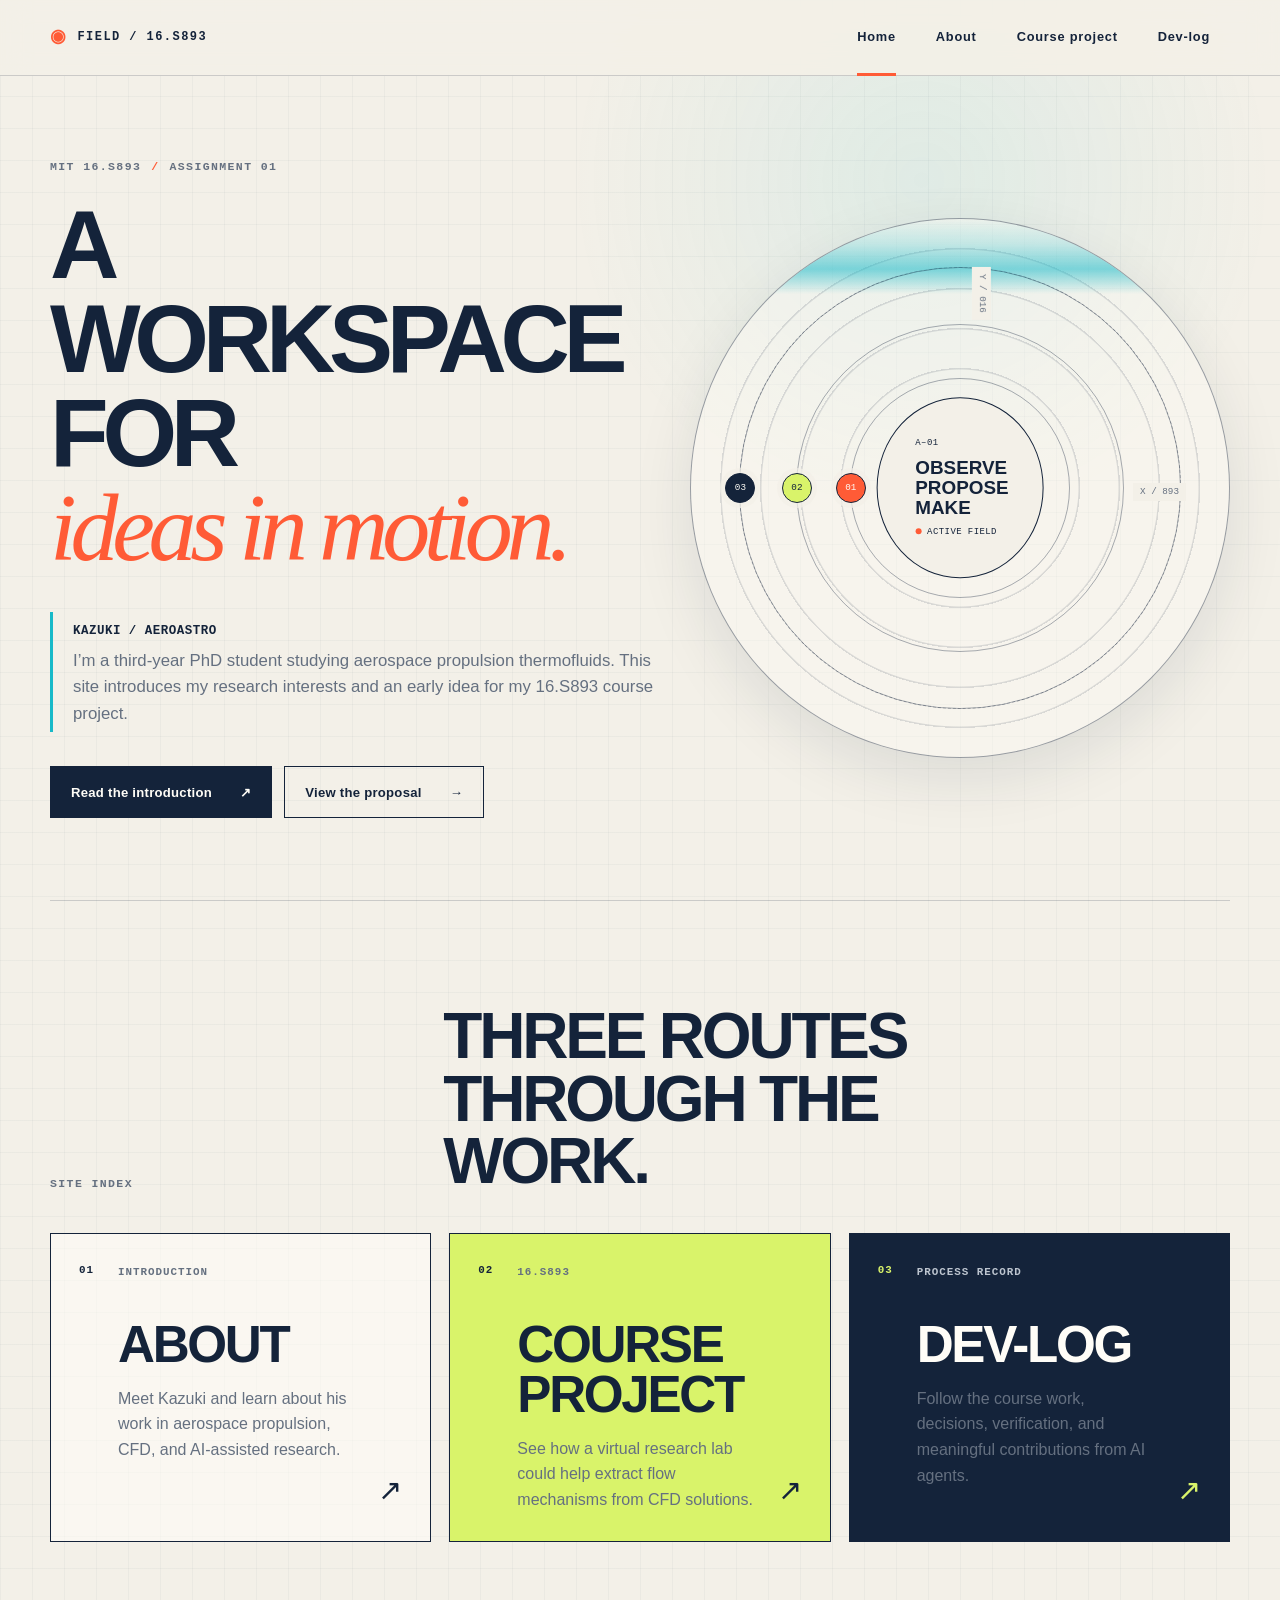
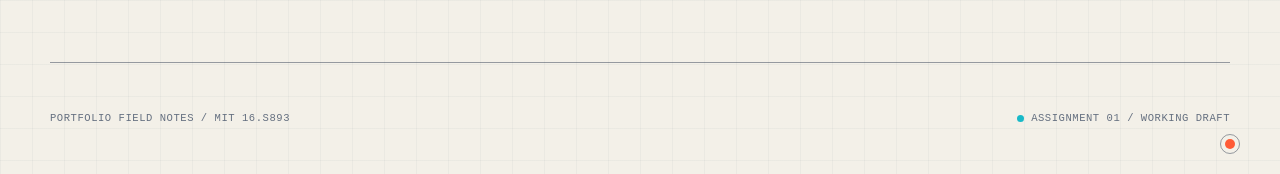
<file: index.html>
<!doctype html>
<html lang="en">
<head>
  <meta charset="utf-8">
  <meta name="viewport" content="width=device-width, initial-scale=1">
  <meta name="description" content="A portfolio-style workspace for MIT 16.S893 Assignment 1.">
  <title>Field Notes — 16.S893</title>
  <link rel="stylesheet" href="assets/css/styles.css">
  <script src="assets/js/site.js" defer></script>
</head>
<body>
  <a class="skip-link" href="#main-content">Skip to content</a>

  <header class="site-header">
    <a class="site-mark" href="index.html" aria-label="Field Notes home">
      <span class="site-mark__symbol" aria-hidden="true">◉</span>
      <span>FIELD / 16.S893</span>
    </a>
    <nav class="site-nav" aria-label="Primary navigation">
      <a href="index.html" aria-current="page">Home</a>
      <a href="about.html">About</a>
      <a href="project.html">Course project</a>
      <a href="dev-log.html">Dev-log</a>
    </nav>
  </header>

  <main id="main-content">
    <section class="hero page-shell" aria-labelledby="home-title">
      <div class="hero__copy">
        <p class="eyebrow"><span>MIT 16.S893</span><span>Assignment 01</span></p>
        <h1 id="home-title">A workspace for<br><em>ideas in motion.</em></h1>

        <!-- CONTENT START: Landing page summary -->
        <div class="intro-copy intro-copy--hero">
          <strong>KAZUKI / AEROASTRO</strong>
          <p>I’m a third-year PhD student studying aerospace propulsion thermofluids. This site introduces my research interests and an early idea for my 16.S893 course project.</p>
        </div>
        <!-- CONTENT END: Landing page summary -->

        <div class="button-row" aria-label="Explore the site">
          <a class="button button--primary" href="about.html">Read the introduction <span aria-hidden="true">↗</span></a>
          <a class="button button--quiet" href="project.html">View the proposal <span aria-hidden="true">→</span></a>
        </div>
      </div>

      <div class="orbit-stage" aria-label="Animated orbital diagram representing ideas in motion">
        <div class="orbit-stage__grid" aria-hidden="true"></div>
        <div class="scan-line" aria-hidden="true"></div>
        <div class="orbit orbit--outer" aria-hidden="true"><span class="orbit__node">03</span></div>
        <div class="orbit orbit--middle" aria-hidden="true"><span class="orbit__node">02</span></div>
        <div class="orbit orbit--inner" aria-hidden="true"><span class="orbit__node">01</span></div>
        <div class="orbit-core">
          <span class="orbit-core__index">A–01</span>
          <strong>OBSERVE<br>PROPOSE<br>MAKE</strong>
          <span class="orbit-core__status"><i aria-hidden="true"></i> ACTIVE FIELD</span>
        </div>
        <span class="axis-label axis-label--x" aria-hidden="true">X / 893</span>
        <span class="axis-label axis-label--y" aria-hidden="true">Y / 016</span>
      </div>
    </section>

    <section class="route-section page-shell" aria-labelledby="routes-title">
      <div class="section-heading">
        <p class="eyebrow">Site index</p>
        <h2 id="routes-title">Three routes through the work.</h2>
      </div>
      <div class="route-grid">
        <a class="route-card" href="about.html">
          <span class="route-card__number">01</span>
          <div>
            <p class="route-card__label">Introduction</p>
            <h3>About</h3>
            <p>Meet Kazuki and learn about his work in aerospace propulsion, CFD, and AI-assisted research.</p>
          </div>
          <span class="route-card__arrow" aria-hidden="true">↗</span>
        </a>
        <a class="route-card route-card--accent" href="project.html">
          <span class="route-card__number">02</span>
          <div>
            <p class="route-card__label">16.S893</p>
            <h3>Course project</h3>
            <p>See how a virtual research lab could help extract flow mechanisms from CFD solutions.</p>
          </div>
          <span class="route-card__arrow" aria-hidden="true">↗</span>
        </a>
        <a class="route-card route-card--dark" href="dev-log.html">
          <span class="route-card__number">03</span>
          <div>
            <p class="route-card__label">Process record</p>
            <h3>Dev-log</h3>
            <p>Follow the course work, decisions, verification, and meaningful contributions from AI agents.</p>
          </div>
          <span class="route-card__arrow" aria-hidden="true">↗</span>
        </a>
      </div>
    </section>
  </main>

  <footer class="site-footer page-shell">
    <p>Portfolio field notes <span aria-hidden="true">/</span> MIT 16.S893</p>
    <p class="footer-status"><span aria-hidden="true"></span> Assignment 01 / Working draft</p>
    <button class="footer-orbit" type="button" aria-label="Decorative orbit marker">
      <span aria-hidden="true"></span>
    </button>
  </footer>
  <div class="egg-announcer" aria-live="polite" aria-atomic="true"></div>
</body>
</html>
</file>
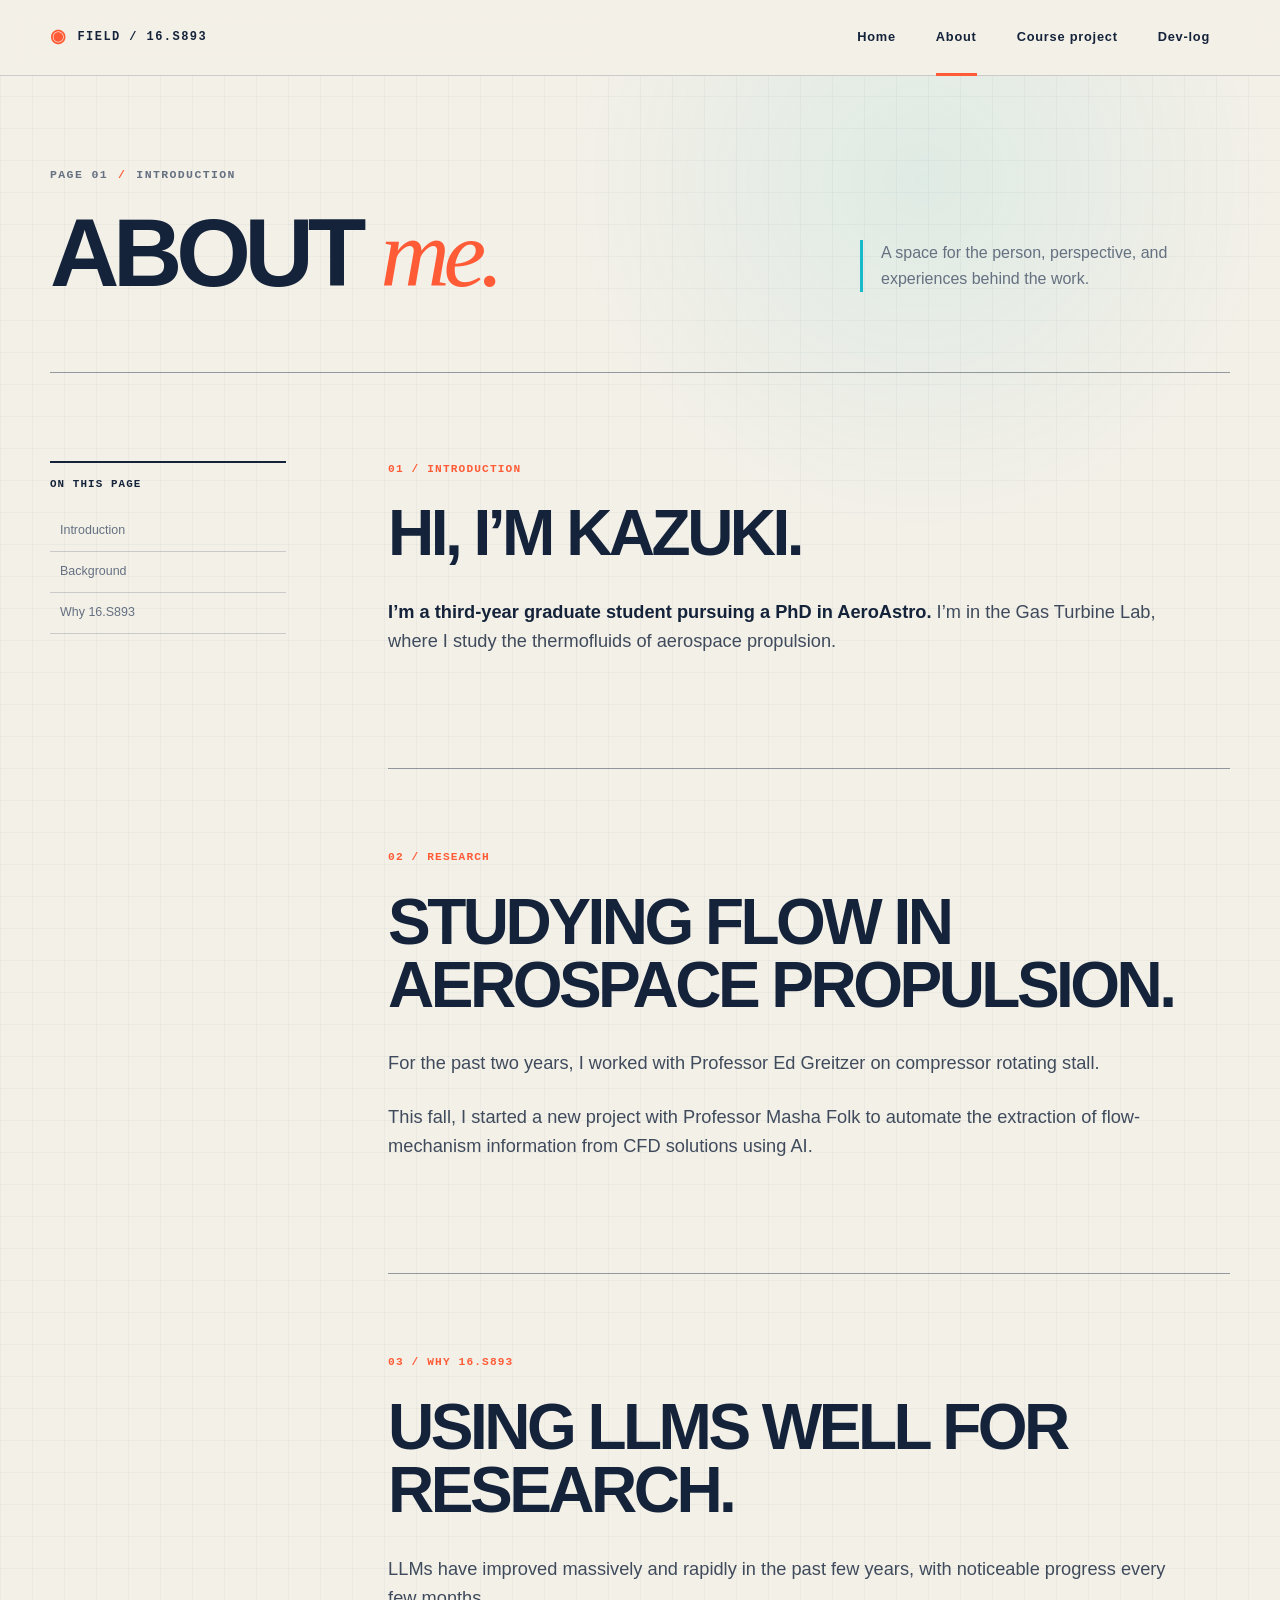
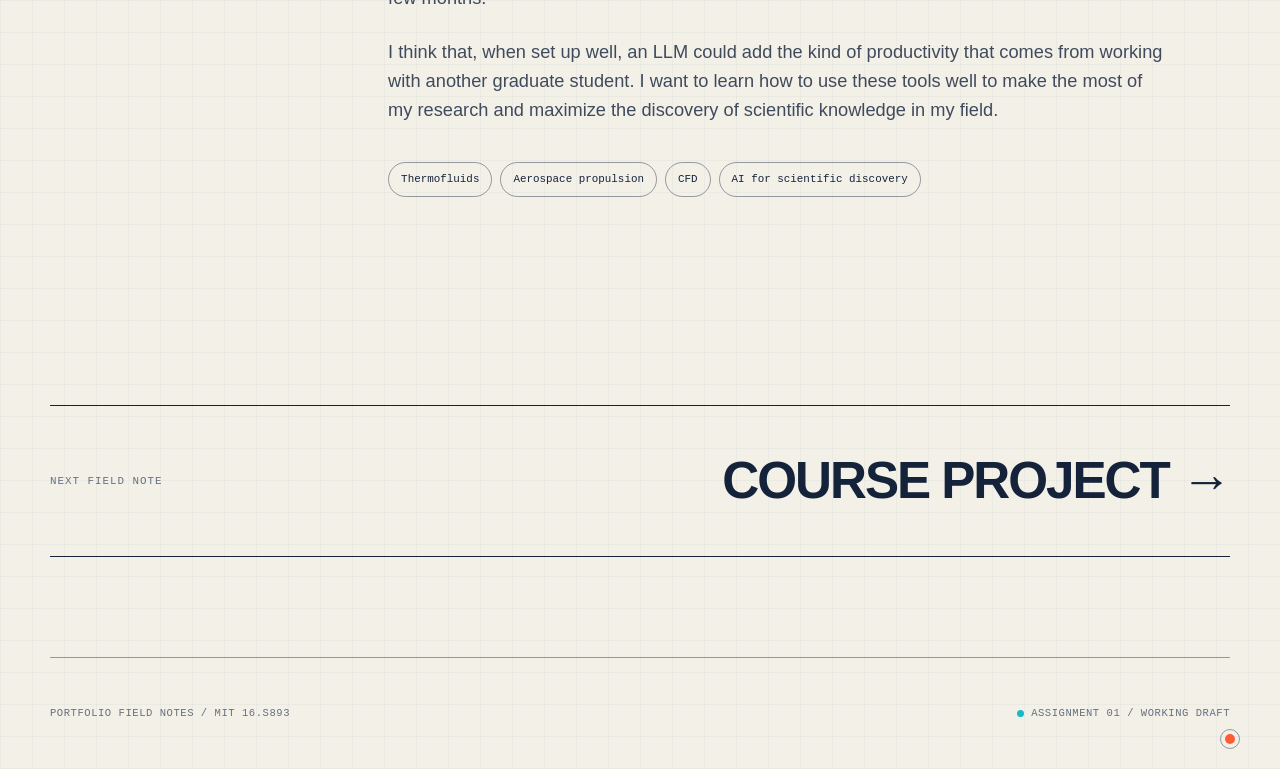
<file: about.html>
<!doctype html>
<html lang="en">
<head>
  <meta charset="utf-8">
  <meta name="viewport" content="width=device-width, initial-scale=1">
  <meta name="description" content="Personal introduction for a MIT 16.S893 portfolio site.">
  <title>About — Field Notes / 16.S893</title>
  <link rel="stylesheet" href="assets/css/styles.css">
  <script src="assets/js/site.js" defer></script>
</head>
<body>
  <a class="skip-link" href="#main-content">Skip to content</a>

  <header class="site-header">
    <a class="site-mark" href="index.html" aria-label="Field Notes home">
      <span class="site-mark__symbol" aria-hidden="true">◉</span>
      <span>FIELD / 16.S893</span>
    </a>
    <nav class="site-nav" aria-label="Primary navigation">
      <a href="index.html">Home</a>
      <a href="about.html" aria-current="page">About</a>
      <a href="project.html">Course project</a>
      <a href="dev-log.html">Dev-log</a>
    </nav>
  </header>

  <main id="main-content" class="page-shell interior-page">
    <header class="page-intro">
      <div>
        <p class="eyebrow"><span>Page 01</span><span>Introduction</span></p>
        <h1>About <em>me.</em></h1>
      </div>
      <p class="page-intro__note">A space for the person, perspective, and experiences behind the work.</p>
    </header>

    <div class="content-layout">
      <aside class="content-rail" aria-label="Page sections">
        <p>On this page</p>
        <ol>
          <li><a href="#introduction">Introduction</a></li>
          <li><a href="#background">Background</a></li>
          <li><a href="#interests">Why 16.S893</a></li>
        </ol>
      </aside>

      <article class="content-stack">
        <!-- CONTENT START: Personal introduction -->
        <section class="content-section" id="introduction">
          <p class="section-index">01 / Introduction</p>
          <h2>Hi, I’m Kazuki.</h2>
          <div class="prose">
            <p><strong>I’m a third-year graduate student pursuing a PhD in AeroAstro.</strong> I’m in the Gas Turbine Lab, where I study the thermofluids of aerospace propulsion.</p>
          </div>
        </section>
        <!-- CONTENT END: Personal introduction -->

        <!-- CONTENT START: Background and experience -->
        <section class="content-section" id="background">
          <p class="section-index">02 / Research</p>
          <h2>Studying flow in aerospace propulsion.</h2>
          <div class="prose">
            <p>For the past two years, I worked with Professor Ed Greitzer on compressor rotating stall.</p>
            <p>This fall, I started a new project with Professor Masha Folk to automate the extraction of flow-mechanism information from CFD solutions using AI.</p>
          </div>
        </section>
        <!-- CONTENT END: Background and experience -->

        <!-- CONTENT START: Interests and perspective -->
        <section class="content-section" id="interests">
          <p class="section-index">03 / Why 16.S893</p>
          <h2>Using LLMs well for research.</h2>
          <div class="prose">
            <p>LLMs have improved massively and rapidly in the past few years, with noticeable progress every few months.</p>
            <p>I think that, when set up well, an LLM could add the kind of productivity that comes from working with another graduate student. I want to learn how to use these tools well to make the most of my research and maximize the discovery of scientific knowledge in my field.</p>
          </div>
          <div class="tag-list" aria-label="Research and engineering interests">
            <span>Thermofluids</span>
            <span>Aerospace propulsion</span>
            <span>CFD</span>
            <span>AI for scientific discovery</span>
          </div>
        </section>
        <!-- CONTENT END: Interests and perspective -->
      </article>
    </div>

    <nav class="next-page" aria-label="Continue to next page">
      <span>Next field note</span>
      <a href="project.html">Course project <span aria-hidden="true">→</span></a>
    </nav>
  </main>

  <footer class="site-footer page-shell">
    <p>Portfolio field notes <span aria-hidden="true">/</span> MIT 16.S893</p>
    <p class="footer-status"><span aria-hidden="true"></span> Assignment 01 / Working draft</p>
    <button class="footer-orbit" type="button" aria-label="Decorative orbit marker">
      <span aria-hidden="true"></span>
    </button>
  </footer>
  <div class="egg-announcer" aria-live="polite" aria-atomic="true"></div>
</body>
</html>
</file>
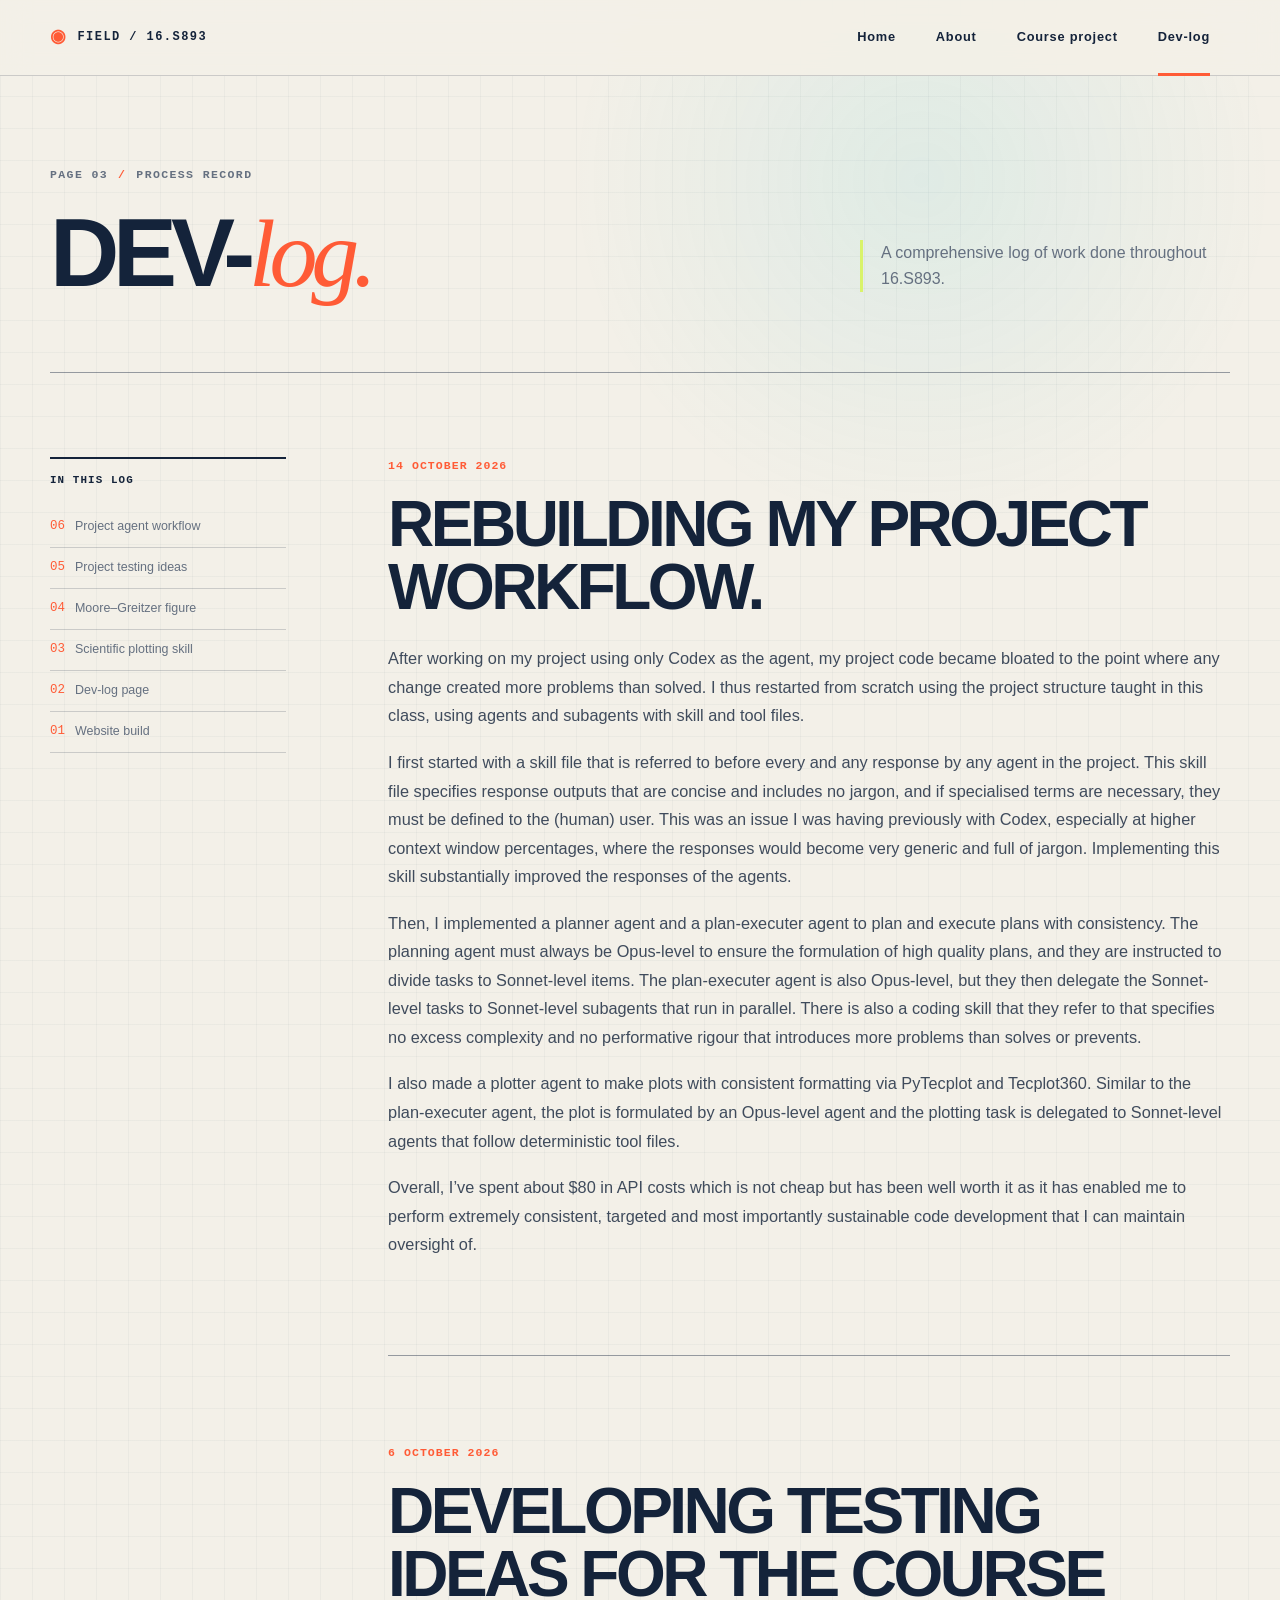
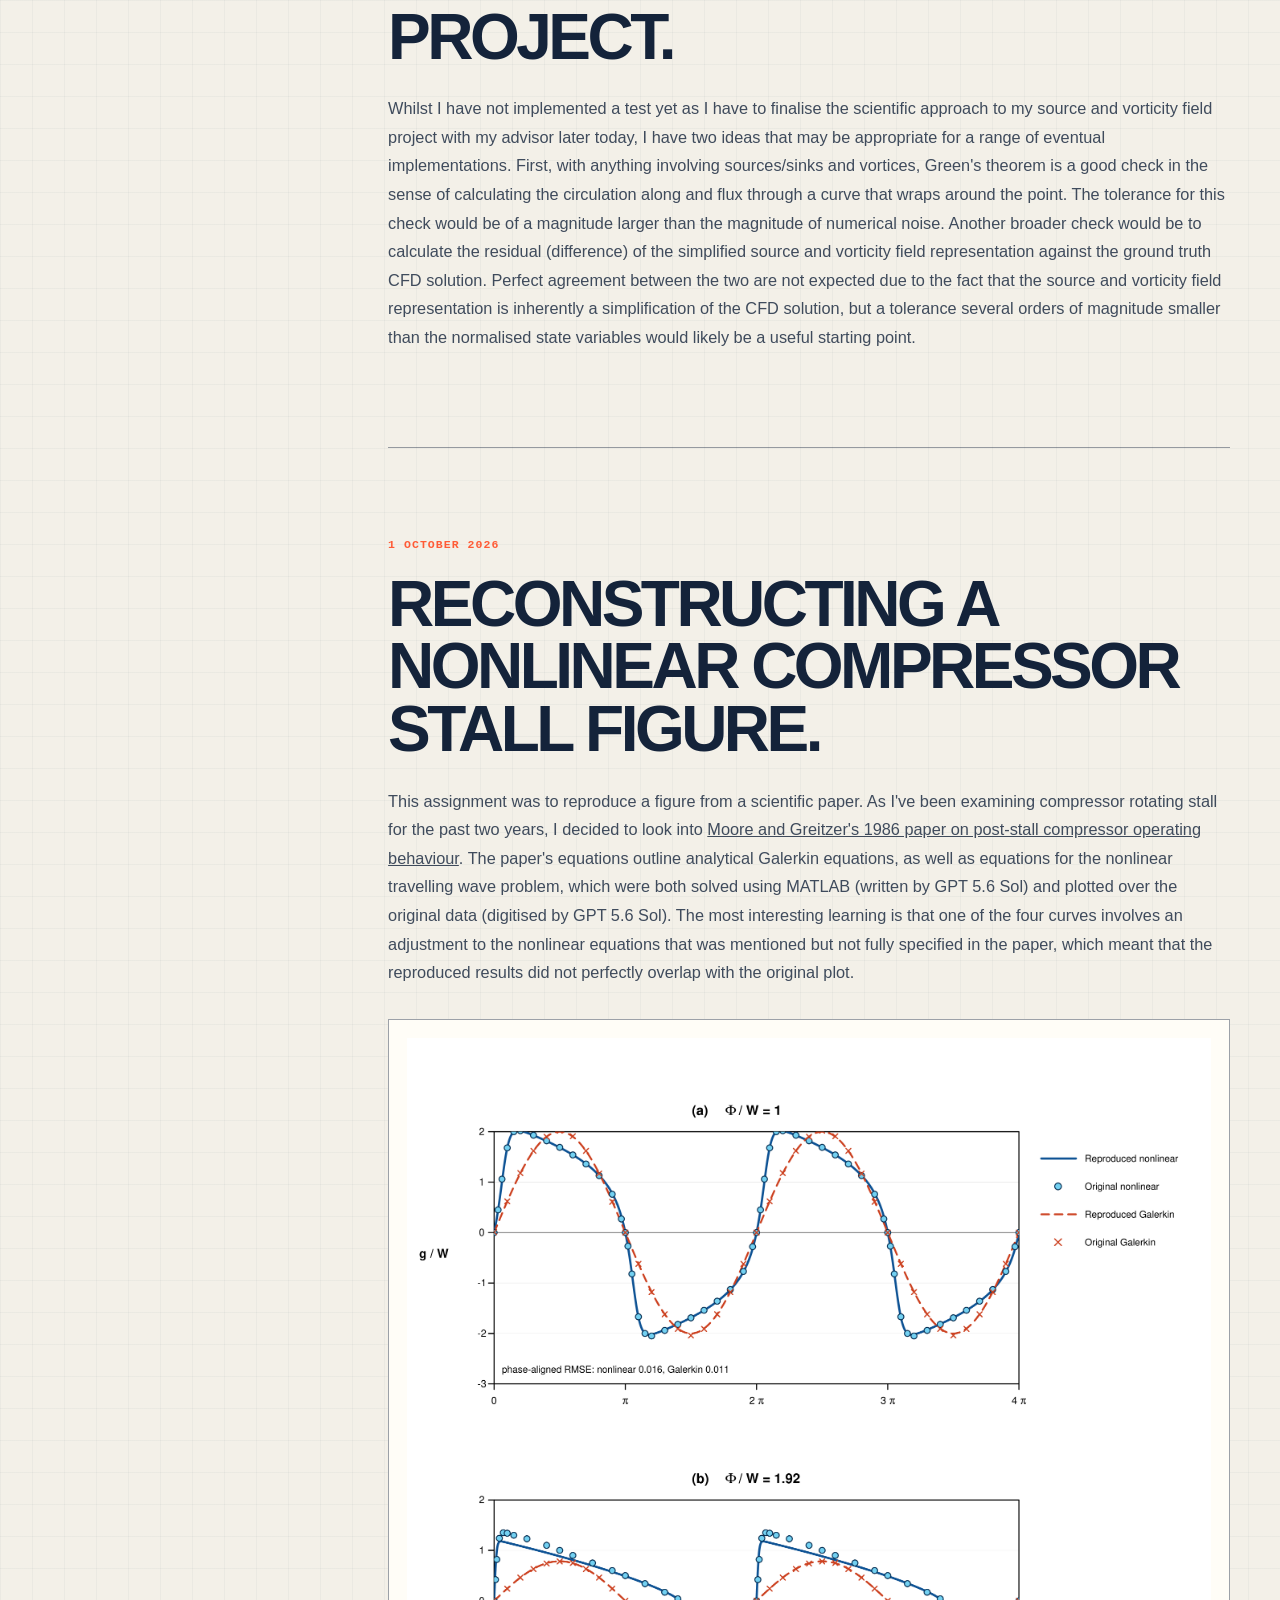
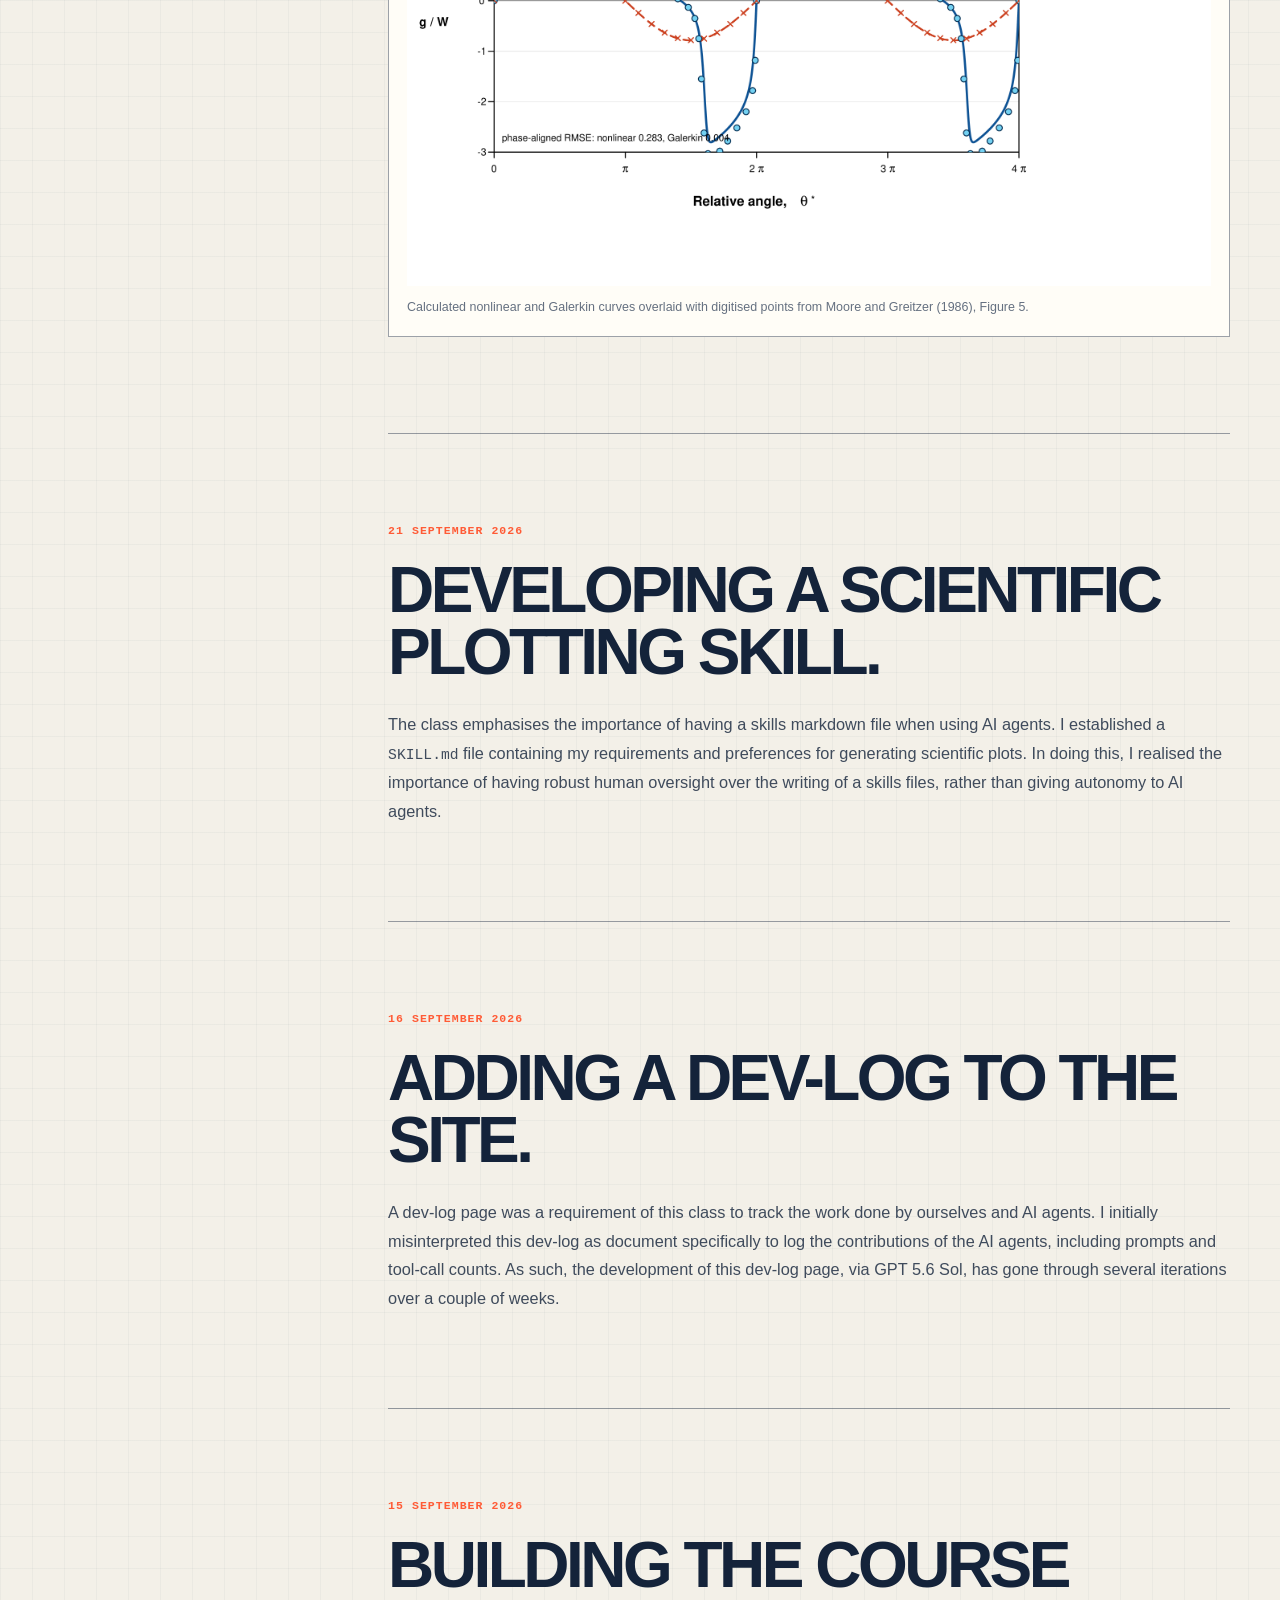
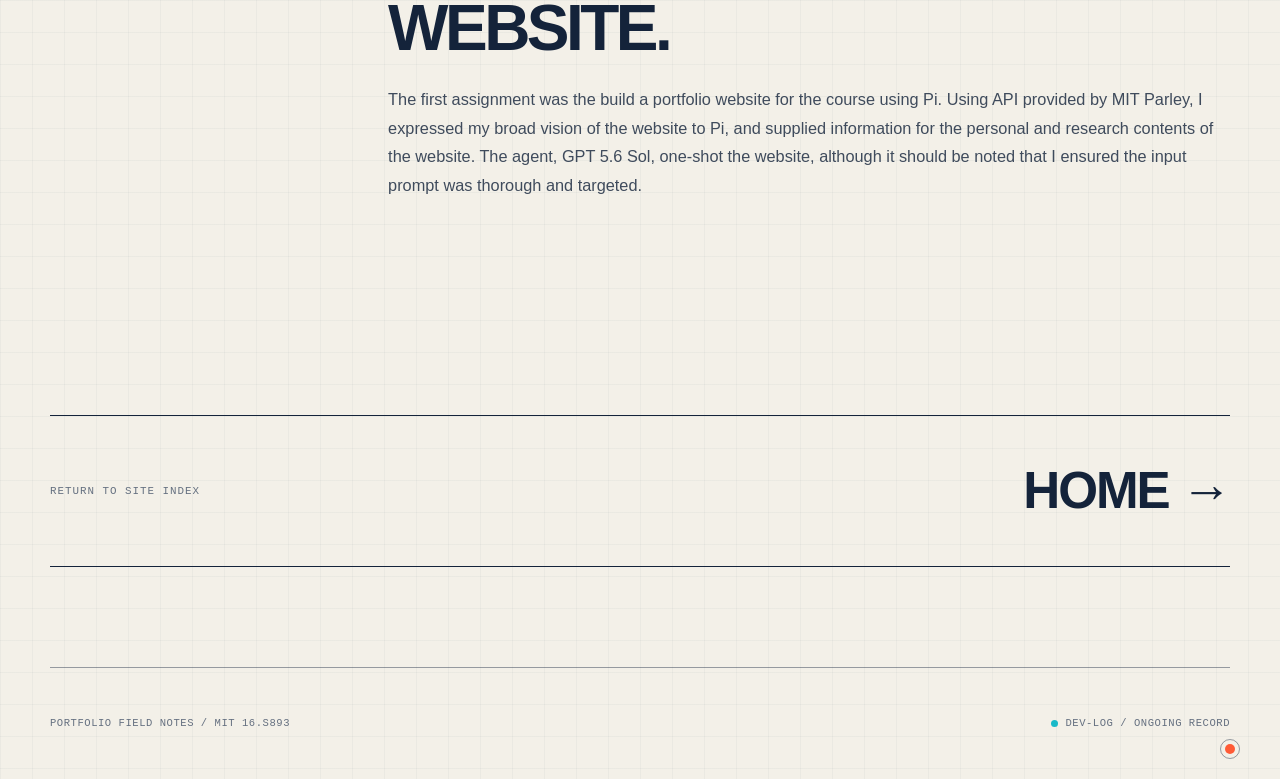
<file: dev-log.html>
<!doctype html>
<html lang="en">
<head>
  <meta charset="utf-8">
  <meta name="viewport" content="width=device-width, initial-scale=1">
  <meta name="description" content="A comprehensive log of work done throughout MIT 16.S893.">
  <title>Dev-log — Field Notes / 16.S893</title>
  <link rel="stylesheet" href="assets/css/styles.css?v=20261014">
  <script src="assets/js/site.js" defer></script>
</head>
<body>
  <a class="skip-link" href="#main-content">Skip to content</a>

  <header class="site-header">
    <a class="site-mark" href="index.html" aria-label="Field Notes home">
      <span class="site-mark__symbol" aria-hidden="true">◉</span>
      <span>FIELD / 16.S893</span>
    </a>
    <nav class="site-nav" aria-label="Primary navigation">
      <a href="index.html">Home</a>
      <a href="about.html">About</a>
      <a href="project.html">Course project</a>
      <a href="dev-log.html" aria-current="page">Dev-log</a>
    </nav>
  </header>

  <main id="main-content" class="page-shell interior-page">
    <header class="page-intro page-intro--devlog">
      <div>
        <p class="eyebrow"><span>Page 03</span><span>Process record</span></p>
        <h1>Dev-<em>log.</em></h1>
      </div>
      <p class="page-intro__note">A comprehensive log of work done throughout 16.S893.</p>
    </header>

    <div class="content-layout content-layout--log">
      <aside class="content-rail" aria-label="Dev-log sections">
        <p>In this log</p>
        <ol>
          <li><a href="#entry-006" data-entry="06">Project agent workflow</a></li>
          <li><a href="#entry-005" data-entry="05">Project testing ideas</a></li>
          <li><a href="#entry-004" data-entry="04">Moore–Greitzer figure</a></li>
          <li><a href="#entry-003" data-entry="03">Scientific plotting skill</a></li>
          <li><a href="#entry-002" data-entry="02">Dev-log page</a></li>
          <li><a href="#entry-001" data-entry="01">Website build</a></li>
        </ol>
      </aside>

      <div class="log-feed">
        <!-- CONTENT START: Dev-log entries -->
        <article class="log-entry" id="entry-006">
          <header class="log-entry__header">
            <time datetime="2026-10-14">14 October 2026</time>
            <h2>Rebuilding my project workflow.</h2>
          </header>
          <p class="log-entry__paragraph">After working on my project using only Codex as the agent, my project code became bloated to the point where any change created more problems than solved. I thus restarted from scratch using the project structure taught in this class, using agents and subagents with skill and tool files.</p>

          <p class="log-entry__paragraph">I first started with a skill file that is referred to before every and any response by any agent in the project. This skill file specifies response outputs that are concise and includes no jargon, and if specialised terms are necessary, they must be defined to the (human) user. This was an issue I was having previously with Codex, especially at higher context window percentages, where the responses would become very generic and full of jargon. Implementing this skill substantially improved the responses of the agents.</p>

          <p class="log-entry__paragraph">Then, I implemented a planner agent and a plan-executer agent to plan and execute plans with consistency. The planning agent must always be Opus-level to ensure the formulation of high quality plans, and they are instructed to divide tasks to Sonnet-level items. The plan-executer agent is also Opus-level, but they then delegate the Sonnet-level tasks to Sonnet-level subagents that run in parallel. There is also a coding skill that they refer to that specifies no excess complexity and no performative rigour that introduces more problems than solves or prevents.</p>

          <p class="log-entry__paragraph">I also made a plotter agent to make plots with consistent formatting via PyTecplot and Tecplot360. Similar to the plan-executer agent, the plot is formulated by an Opus-level agent and the plotting task is delegated to Sonnet-level agents that follow deterministic tool files.</p>

          <p class="log-entry__paragraph">Overall, I’ve spent about $80 in API costs which is not cheap but has been well worth it as it has enabled me to perform extremely consistent, targeted and most importantly sustainable code development that I can maintain oversight of.</p>
        </article>

        <article class="log-entry" id="entry-005">
          <header class="log-entry__header">
            <time datetime="2026-10-06">6 October 2026</time>
            <h2>Developing testing ideas for the course project.</h2>
          </header>
          <p class="log-entry__paragraph">Whilst I have not implemented a test yet as I have to finalise the scientific approach to my source and vorticity field project with my advisor later today, I have two ideas that may be appropriate for a range of eventual implementations. First, with anything involving sources/sinks and vortices, Green's theorem is a good check in the sense of calculating the circulation along and flux through a curve that wraps around the point. The tolerance for this check would be of a magnitude larger than the magnitude of numerical noise. Another broader check would be to calculate the residual (difference) of the simplified source and vorticity field representation against the ground truth CFD solution. Perfect agreement between the two are not expected due to the fact that the source and vorticity field representation is inherently a simplification of the CFD solution, but a tolerance several orders of magnitude smaller than the normalised state variables would likely be a useful starting point.</p>
        </article>

        <article class="log-entry" id="entry-004">
          <header class="log-entry__header">
            <time datetime="2026-10-01">1 October 2026</time>
            <h2>Reconstructing a nonlinear compressor stall figure.</h2>
          </header>
          <p class="log-entry__paragraph">This assignment was to reproduce a figure from a scientific paper. As I've been examining compressor rotating stall for the past two years, I decided to look into <a href="https://doi.org/10.1115/1.3239887">Moore and Greitzer's 1986 paper on post-stall compressor operating behaviour</a>. The paper's equations outline analytical Galerkin equations, as well as equations for the nonlinear travelling wave problem, which were both solved using MATLAB (written by GPT 5.6 Sol) and plotted over the original data (digitised by GPT 5.6 Sol). The most interesting learning is that one of the four curves involves an adjustment to the nonlinear equations that was mentioned but not fully specified in the paper, which meant that the reproduced results did not perfectly overlap with the original plot.</p>

          <figure class="log-entry__figure">
            <img class="content-image" src="assets/images/figure5-comparison.png" width="4000" height="4222" loading="lazy" alt="Two-panel comparison of calculated nonlinear and Galerkin compressor-stall curves with digitised data from Moore and Greitzer Figure 5">
            <figcaption>Calculated nonlinear and Galerkin curves overlaid with digitised points from Moore and Greitzer (1986), Figure 5.</figcaption>
          </figure>
        </article>

        <article class="log-entry" id="entry-003">
          <header class="log-entry__header">
            <time datetime="2026-09-21">21 September 2026</time>
            <h2>Developing a scientific plotting skill.</h2>
          </header>
          <p class="log-entry__paragraph">The class emphasises the importance of having a skills markdown file when using AI agents. I established a <code>SKILL.md</code> file containing my requirements and preferences for generating scientific plots. In doing this, I realised the importance of having robust human oversight over the writing of a skills files, rather than giving autonomy to AI agents.</p>
        </article>

        <article class="log-entry" id="entry-002">
          <header class="log-entry__header">
            <time datetime="2026-09-16">16 September 2026</time>
            <h2>Adding a dev-log to the site.</h2>
          </header>
          <p class="log-entry__paragraph">A dev-log page was a requirement of this class to track the work done by ourselves and AI agents. I initially misinterpreted this dev-log as document specifically to log the contributions of the AI agents, including prompts and tool-call counts. As such, the development of this dev-log page, via GPT 5.6 Sol, has gone through several iterations over a couple of weeks.</p>
        </article>

        <article class="log-entry" id="entry-001">
          <header class="log-entry__header">
            <time datetime="2026-09-15">15 September 2026</time>
            <h2>Building the course website.</h2>
          </header>
          <p class="log-entry__paragraph">The first assignment was the build a portfolio website for the course using Pi. Using API provided by MIT Parley, I expressed my broad vision of the website to Pi, and supplied information for the personal and research contents of the website. The agent, GPT 5.6 Sol, one-shot the website, although it should be noted that I ensured the input prompt was thorough and targeted.</p>
        </article>
        <!-- CONTENT END: Dev-log entries -->
      </div>
    </div>

    <nav class="next-page" aria-label="Return to home page">
      <span>Return to site index</span>
      <a href="index.html">Home <span aria-hidden="true">→</span></a>
    </nav>
  </main>

  <footer class="site-footer page-shell">
    <p>Portfolio field notes <span aria-hidden="true">/</span> MIT 16.S893</p>
    <p class="footer-status"><span aria-hidden="true"></span> Dev-log / Ongoing record</p>
    <button class="footer-orbit" type="button" aria-label="Decorative orbit marker">
      <span aria-hidden="true"></span>
    </button>
  </footer>
  <div class="egg-announcer" aria-live="polite" aria-atomic="true"></div>
</body>
</html>
</file>
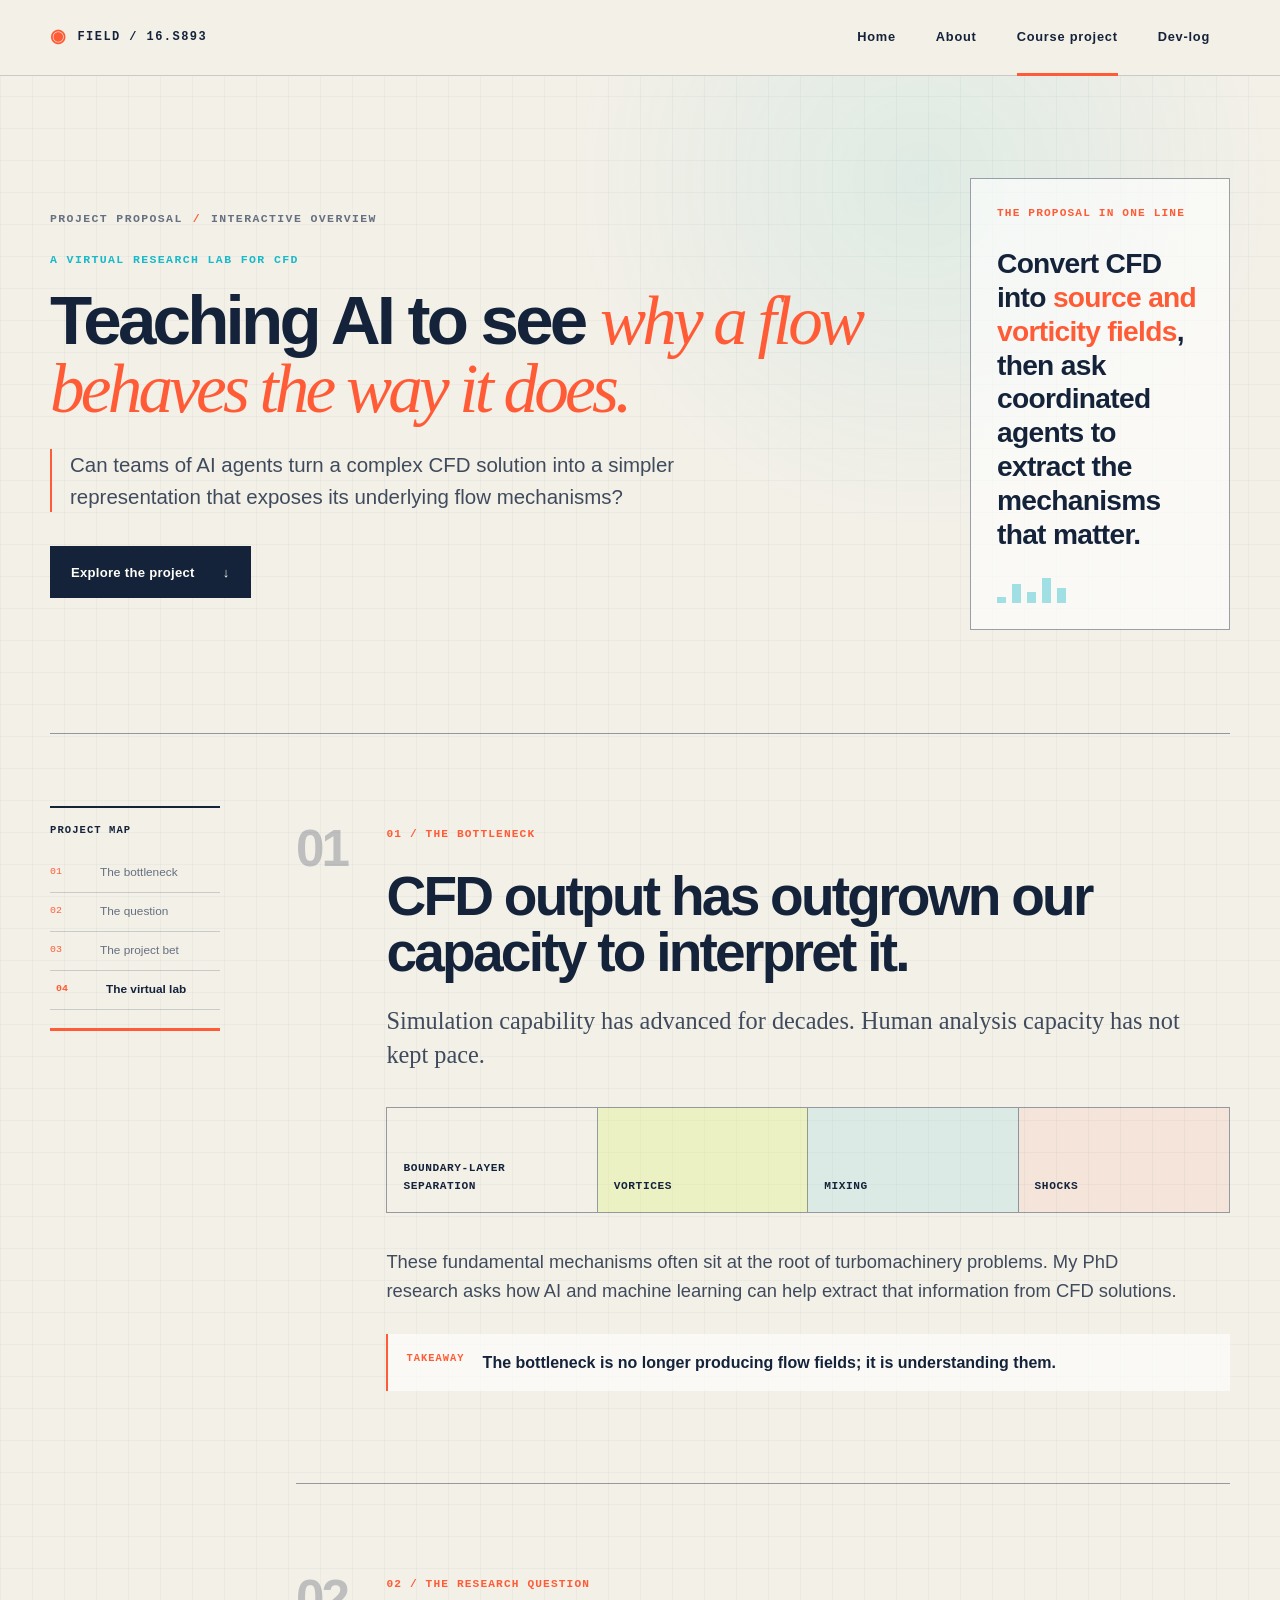
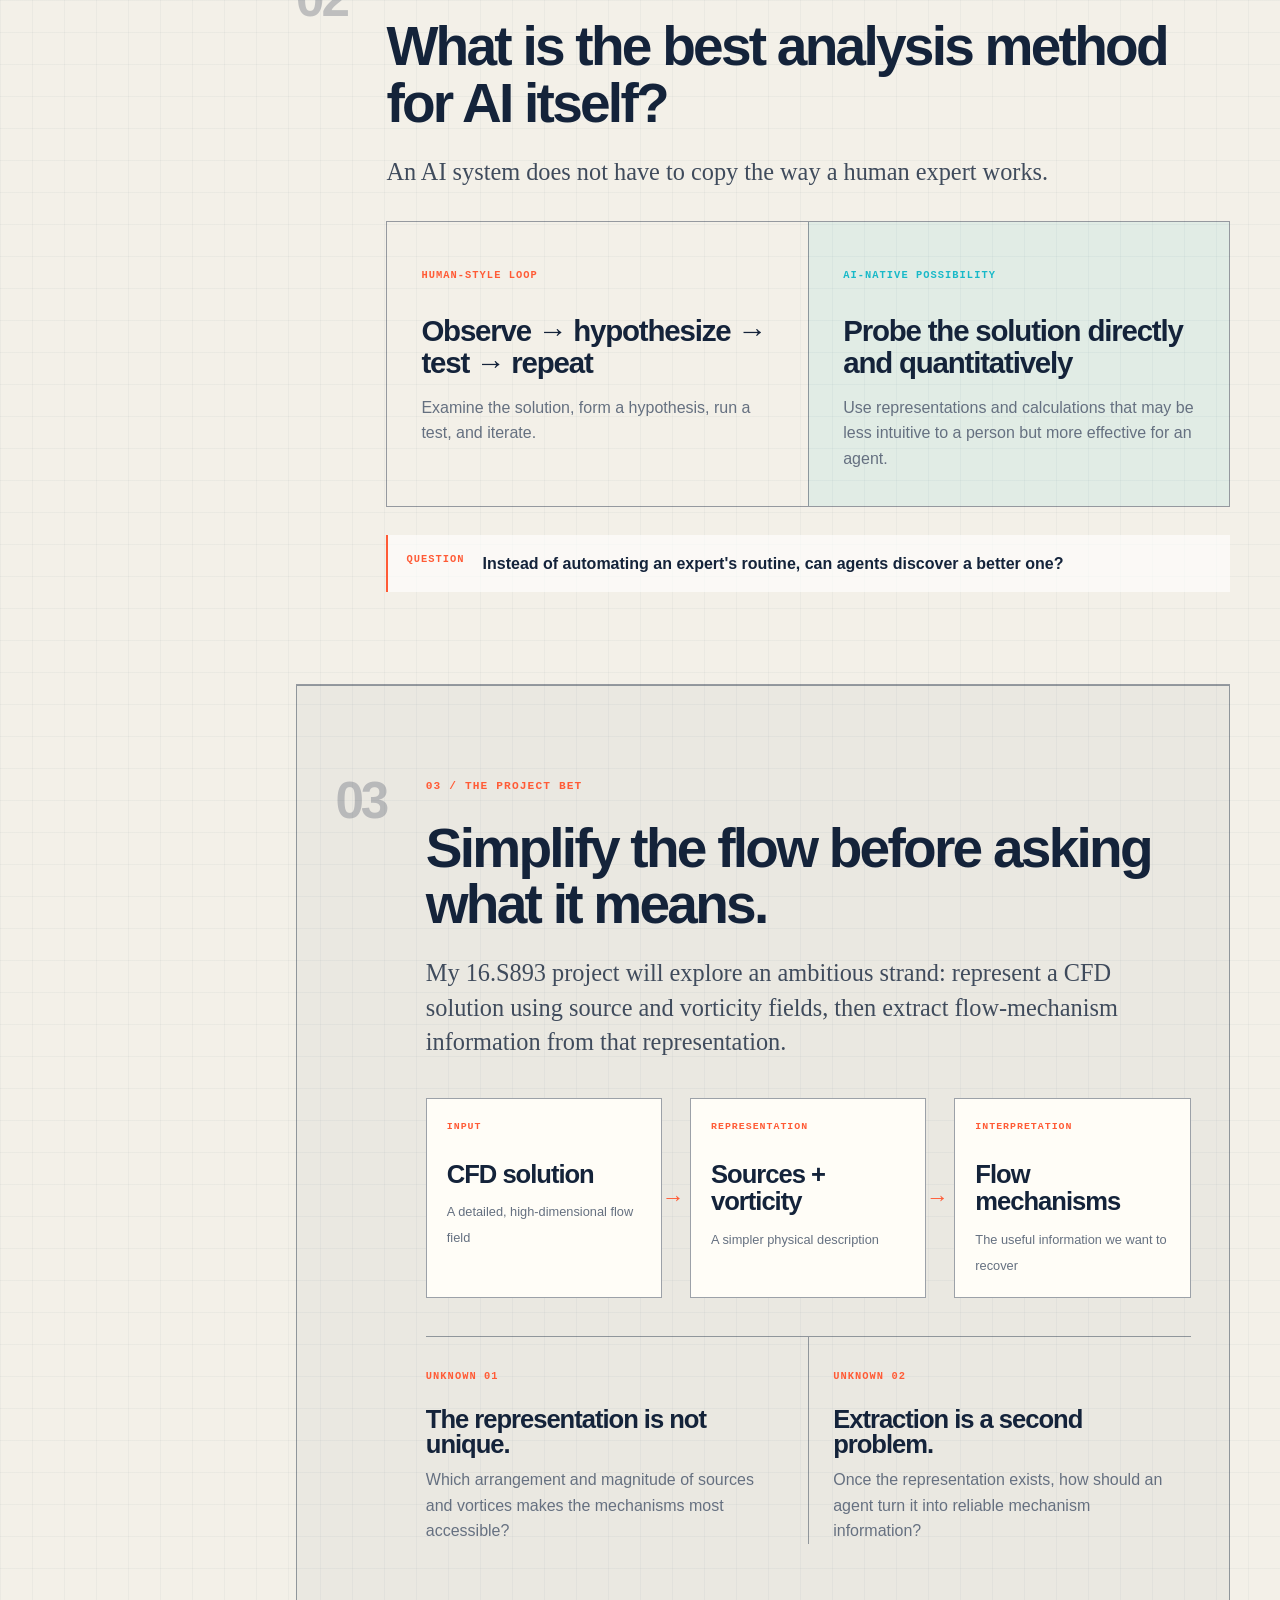
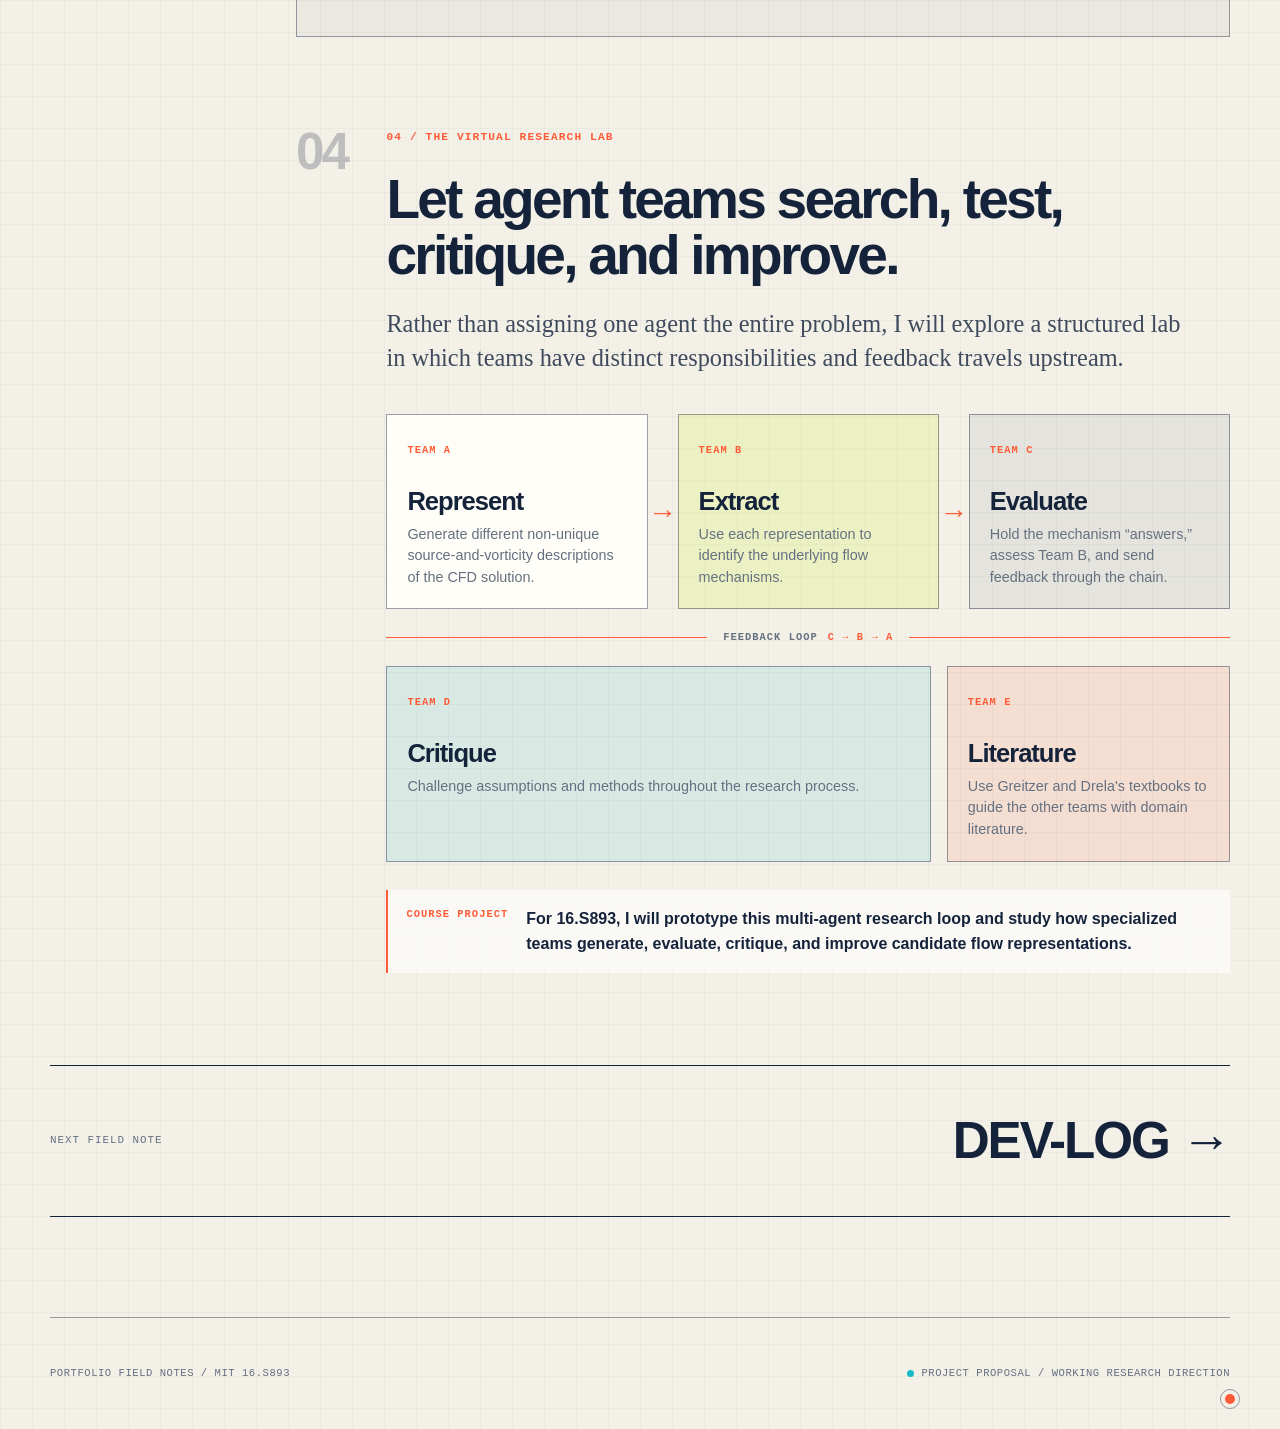
<file: project.html>
<!doctype html>
<html lang="en">
<head>
  <meta charset="utf-8">
  <meta name="viewport" content="width=device-width, initial-scale=1">
  <meta name="description" content="Kazuki Tojo's 16.S893 project proposal: a virtual research lab for extracting flow mechanisms from CFD solutions.">
  <title>Course Project — Field Notes / 16.S893</title>
  <link rel="stylesheet" href="assets/css/styles.css?v=20261001-calm">
  <script src="assets/js/site.js" defer></script>
</head>
<body class="project-talk-page">
  <a class="skip-link" href="#main-content">Skip to content</a>

  <header class="site-header">
    <a class="site-mark" href="index.html" aria-label="Field Notes home">
      <span class="site-mark__symbol" aria-hidden="true">◉</span>
      <span>FIELD / 16.S893</span>
    </a>
    <nav class="site-nav" aria-label="Primary navigation">
      <a href="index.html">Home</a>
      <a href="about.html">About</a>
      <a href="project.html" aria-current="page">Course project</a>
      <a href="dev-log.html">Dev-log</a>
    </nav>
  </header>

  <main id="main-content" class="page-shell project-talk">
    <!-- CONTENT START: Project overview -->
    <header class="talk-hero">
      <div class="talk-hero__copy">
        <p class="eyebrow"><span>Project proposal</span><span>Interactive overview</span></p>
        <p class="talk-kicker">A virtual research lab for CFD</p>
        <h1>Teaching AI to see <em>why a flow behaves the way it does.</em></h1>
        <p class="talk-deck">Can teams of AI agents turn a complex CFD solution into a simpler representation that exposes its underlying flow mechanisms?</p>
        <div class="talk-hero__actions">
          <a class="button button--primary" href="#problem">Explore the project <span aria-hidden="true">↓</span></a>
        </div>
      </div>
      <aside class="talk-thesis" aria-label="Project thesis">
        <p class="section-index">The proposal in one line</p>
        <p>Convert CFD into <strong>source and vorticity fields</strong>, then ask coordinated agents to extract the mechanisms that matter.</p>
        <div class="talk-thesis__signal" aria-hidden="true">
          <span></span><span></span><span></span><span></span><span></span>
        </div>
      </aside>
    </header>

    <div class="talk-layout">
      <aside class="talk-rail" aria-label="Project sections">
        <p>Project map</p>
        <ol>
          <li><a href="#problem" data-talk-link="problem"><span>01</span> The bottleneck</a></li>
          <li><a href="#question" data-talk-link="question"><span>02</span> The question</a></li>
          <li><a href="#idea" data-talk-link="idea"><span>03</span> The project bet</a></li>
          <li><a href="#lab" data-talk-link="lab"><span>04</span> The virtual lab</a></li>
        </ol>
        <div class="talk-progress" aria-hidden="true"><span></span></div>
      </aside>

      <article class="talk-sequence">
        <section class="talk-section talk-section--problem" id="problem" data-talk-section="problem">
          <div class="talk-section__number" aria-hidden="true">01</div>
          <div class="talk-section__content">
            <p class="section-index">01 / The bottleneck</p>
            <h2>CFD output has outgrown our capacity to interpret it.</h2>
            <p class="talk-lead">Simulation capability has advanced for decades. Human analysis capacity has not kept pace.</p>
            <div class="mechanism-strip" aria-label="Examples of flow mechanisms">
              <span>Boundary-layer separation</span>
              <span>Vortices</span>
              <span>Mixing</span>
              <span>Shocks</span>
            </div>
            <p class="talk-support">These fundamental mechanisms often sit at the root of turbomachinery problems. My PhD research asks how AI and machine learning can help extract that information from CFD solutions.</p>
            <p class="talk-takeaway"><span>Takeaway</span> The bottleneck is no longer producing flow fields; it is understanding them.</p>
          </div>
        </section>

        <section class="talk-section" id="question" data-talk-section="question">
          <div class="talk-section__number" aria-hidden="true">02</div>
          <div class="talk-section__content">
            <p class="section-index">02 / The research question</p>
            <h2>What is the best analysis method for AI itself?</h2>
            <p class="talk-lead">An AI system does not have to copy the way a human expert works.</p>
            <div class="approach-split">
              <article>
                <p class="approach-split__label">Human-style loop</p>
                <h3>Observe → hypothesize → test → repeat</h3>
                <p>Examine the solution, form a hypothesis, run a test, and iterate.</p>
              </article>
              <article>
                <p class="approach-split__label">AI-native possibility</p>
                <h3>Probe the solution directly and quantitatively</h3>
                <p>Use representations and calculations that may be less intuitive to a person but more effective for an agent.</p>
              </article>
            </div>
            <p class="talk-takeaway"><span>Question</span> Instead of automating an expert's routine, can agents discover a better one?</p>
          </div>
        </section>

        <section class="talk-section talk-section--dark" id="idea" data-talk-section="idea">
          <div class="talk-section__number" aria-hidden="true">03</div>
          <div class="talk-section__content">
            <p class="section-index">03 / The project bet</p>
            <h2>Simplify the flow before asking what it means.</h2>
            <p class="talk-lead">My 16.S893 project will explore an ambitious strand: represent a CFD solution using source and vorticity fields, then extract flow-mechanism information from that representation.</p>

            <ol class="representation-flow" aria-label="Proposed analysis sequence">
              <li>
                <span>Input</span>
                <strong>CFD solution</strong>
                <small>A detailed, high-dimensional flow field</small>
              </li>
              <li>
                <span>Representation</span>
                <strong>Sources + vorticity</strong>
                <small>A simpler physical description</small>
              </li>
              <li>
                <span>Interpretation</span>
                <strong>Flow mechanisms</strong>
                <small>The useful information we want to recover</small>
              </li>
            </ol>

            <div class="open-questions">
              <article>
                <span>Unknown 01</span>
                <h3>The representation is not unique.</h3>
                <p>Which arrangement and magnitude of sources and vortices makes the mechanisms most accessible?</p>
              </article>
              <article>
                <span>Unknown 02</span>
                <h3>Extraction is a second problem.</h3>
                <p>Once the representation exists, how should an agent turn it into reliable mechanism information?</p>
              </article>
            </div>
          </div>
        </section>

        <section class="talk-section talk-section--close" id="lab" data-talk-section="lab">
          <div class="talk-section__number" aria-hidden="true">04</div>
          <div class="talk-section__content">
            <p class="section-index">04 / The virtual research lab</p>
            <h2>Let agent teams search, test, critique, and improve.</h2>
            <p class="talk-lead">Rather than assigning one agent the entire problem, I will explore a structured lab in which teams have distinct responsibilities and feedback travels upstream.</p>

            <div class="lab-map" aria-label="Proposed virtual research lab">
              <article class="lab-team lab-team--a">
                <span>Team A</span>
                <h3>Represent</h3>
                <p>Generate different non-unique source-and-vorticity descriptions of the CFD solution.</p>
              </article>
              <div class="lab-arrow lab-arrow--ab" aria-hidden="true">→</div>
              <article class="lab-team lab-team--b">
                <span>Team B</span>
                <h3>Extract</h3>
                <p>Use each representation to identify the underlying flow mechanisms.</p>
              </article>
              <div class="lab-arrow lab-arrow--bc" aria-hidden="true">→</div>
              <article class="lab-team lab-team--c">
                <span>Team C</span>
                <h3>Evaluate</h3>
                <p>Hold the mechanism “answers,” assess Team B, and send feedback through the chain.</p>
              </article>
              <article class="lab-team lab-team--d">
                <span>Team D</span>
                <h3>Critique</h3>
                <p>Challenge assumptions and methods throughout the research process.</p>
              </article>
              <article class="lab-team lab-team--e">
                <span>Team E</span>
                <h3>Literature</h3>
                <p>Use Greitzer and Drela's textbooks to guide the other teams with domain literature.</p>
              </article>
              <div class="lab-feedback" aria-hidden="true"><span>Feedback loop</span></div>
            </div>
            <p class="talk-takeaway"><span>Course project</span> For 16.S893, I will prototype this multi-agent research loop and study how specialized teams generate, evaluate, critique, and improve candidate flow representations.</p>
          </div>
        </section>
      </article>
    </div>
    <!-- CONTENT END: Project overview -->

    <nav class="next-page" aria-label="Continue to next page">
      <span>Next field note</span>
      <a href="dev-log.html">Dev-log <span aria-hidden="true">→</span></a>
    </nav>
  </main>

  <footer class="site-footer page-shell">
    <p>Portfolio field notes <span aria-hidden="true">/</span> MIT 16.S893</p>
    <p class="footer-status"><span aria-hidden="true"></span> Project proposal / Working research direction</p>
    <button class="footer-orbit" type="button" aria-label="Decorative orbit marker">
      <span aria-hidden="true"></span>
    </button>
  </footer>
  <div class="egg-announcer" aria-live="polite" aria-atomic="true"></div>
</body>
</html>
</file>
<file: assets/css/styles.css>
/*
  Field Notes / MIT 16.S893
  Shared visual system and responsive layout.
  Replace page content in the HTML files, not here.
*/

:root {
  --paper: #f3f0e8;
  --paper-deep: #e7e2d7;
  --ink: #14233a;
  --muted: #657080;
  --line: rgba(20, 35, 58, 0.18);
  --line-strong: rgba(20, 35, 58, 0.42);
  --orange: #ff5b36;
  --cyan: #18b9c8;
  --acid: #d9f36a;
  --white: #fffdf7;
  --display: "Arial Narrow", "Helvetica Neue", Arial, sans-serif;
  --body: Inter, ui-sans-serif, -apple-system, BlinkMacSystemFont, "Segoe UI", sans-serif;
  --mono: "SFMono-Regular", Consolas, "Liberation Mono", monospace;
  --shell: min(1180px, calc(100% - 64px));
  --shadow: 0 20px 60px rgba(20, 35, 58, 0.1);
}

* {
  box-sizing: border-box;
}

html {
  scroll-behavior: smooth;
}

body {
  margin: 0;
  color: var(--ink);
  background:
    linear-gradient(rgba(20, 35, 58, 0.035) 1px, transparent 1px),
    linear-gradient(90deg, rgba(20, 35, 58, 0.035) 1px, transparent 1px),
    var(--paper);
  background-size: 32px 32px;
  font-family: var(--body);
  font-size: 16px;
  line-height: 1.6;
}

body::before {
  position: fixed;
  z-index: -1;
  inset: 0;
  background: radial-gradient(circle at 72% 20%, rgba(24, 185, 200, 0.09), transparent 30%);
  content: "";
  pointer-events: none;
}

::selection {
  color: var(--ink);
  background: var(--acid);
}

img {
  display: block;
  max-width: 100%;
}

a {
  color: inherit;
}

button,
a {
  -webkit-tap-highlight-color: transparent;
}

button:focus-visible,
a:focus-visible {
  outline: 3px solid var(--cyan);
  outline-offset: 4px;
}

.skip-link {
  position: fixed;
  z-index: 100;
  top: 12px;
  left: 12px;
  padding: 10px 16px;
  color: var(--white);
  background: var(--ink);
  font-weight: 700;
  transform: translateY(-160%);
}

.skip-link:focus {
  transform: translateY(0);
}

.page-shell {
  width: var(--shell);
  margin-inline: auto;
}

.site-header {
  display: flex;
  z-index: 20;
  position: sticky;
  top: 0;
  align-items: center;
  justify-content: space-between;
  min-height: 76px;
  padding: 0 max(32px, calc((100vw - 1180px) / 2));
  border-bottom: 1px solid var(--line);
  background: rgba(243, 240, 232, 0.92);
  backdrop-filter: blur(14px);
}

.site-mark {
  display: inline-flex;
  align-items: center;
  gap: 10px;
  font-family: var(--mono);
  font-size: 0.75rem;
  font-weight: 700;
  letter-spacing: 0.12em;
  text-decoration: none;
}

.site-mark__symbol {
  color: var(--orange);
  font-size: 1.15rem;
  animation: pulse-mark 2.4s ease-in-out infinite;
}

.site-nav {
  display: flex;
  align-self: stretch;
  align-items: stretch;
}

.site-nav a {
  display: grid;
  position: relative;
  place-items: center;
  padding: 0 20px;
  font-size: 0.8rem;
  font-weight: 700;
  letter-spacing: 0.06em;
  text-decoration: none;
}

.site-nav a::after {
  position: absolute;
  right: 20px;
  bottom: -1px;
  left: 20px;
  height: 3px;
  background: var(--orange);
  content: "";
  transform: scaleX(0);
  transition: transform 180ms ease;
}

.site-nav a:hover::after,
.site-nav a[aria-current="page"]::after {
  transform: scaleX(1);
}

.eyebrow {
  display: flex;
  gap: 10px;
  margin: 0 0 22px;
  color: var(--muted);
  font-family: var(--mono);
  font-size: 0.72rem;
  font-weight: 700;
  letter-spacing: 0.12em;
  text-transform: uppercase;
}

.eyebrow span + span::before {
  margin-right: 10px;
  color: var(--orange);
  content: "/";
}

.hero {
  display: grid;
  grid-template-columns: minmax(0, 1.03fr) minmax(400px, 0.97fr);
  align-items: center;
  min-height: calc(100vh - 76px);
  min-height: calc(100svh - 76px);
  padding-block: 72px;
}

.hero__copy {
  z-index: 2;
  position: relative;
}

h1,
h2,
h3,
p {
  overflow-wrap: break-word;
}

h1,
h2,
h3 {
  margin-top: 0;
  font-family: var(--display);
  line-height: 0.98;
}

.hero h1,
.page-intro h1 {
  margin-bottom: 36px;
  font-size: clamp(4rem, 7.5vw, 7.4rem);
  font-weight: 800;
  letter-spacing: -0.065em;
  text-transform: uppercase;
}

h1 em,
h2 em {
  color: var(--orange);
  font-family: Georgia, "Times New Roman", serif;
  font-weight: 400;
  text-transform: none;
}

.intro-copy {
  border-left: 3px solid var(--cyan);
  color: var(--muted);
}

.intro-copy--hero {
  max-width: 610px;
  padding: 4px 0 4px 20px;
}

.intro-copy strong {
  color: var(--ink);
  font-family: var(--mono);
  font-size: 0.78rem;
  letter-spacing: 0.04em;
}

.intro-copy p {
  margin: 6px 0 0;
  font-size: 1.05rem;
}

.button-row {
  display: flex;
  flex-wrap: wrap;
  gap: 12px;
  margin-top: 34px;
}

.button {
  display: inline-flex;
  align-items: center;
  justify-content: space-between;
  gap: 28px;
  min-height: 52px;
  padding: 0 20px;
  border: 1px solid var(--ink);
  font-size: 0.82rem;
  font-weight: 800;
  letter-spacing: 0.02em;
  text-decoration: none;
  transition: color 180ms ease, background 180ms ease, transform 180ms ease;
}

.button:hover {
  transform: translateY(-3px);
}

.button--primary {
  color: var(--white);
  background: var(--ink);
}

.button--primary:hover {
  color: var(--ink);
  background: var(--acid);
}

.button--quiet:hover {
  background: var(--white);
}

.orbit-stage {
  position: relative;
  width: min(100%, 540px);
  aspect-ratio: 1;
  margin-left: auto;
  overflow: hidden;
  border: 1px solid var(--line-strong);
  border-radius: 50%;
  background: rgba(255, 253, 247, 0.36);
  box-shadow: var(--shadow);
  isolation: isolate;
}

.orbit-stage__grid {
  position: absolute;
  inset: 0;
  opacity: 0.75;
  background:
    linear-gradient(transparent calc(50% - 0.5px), var(--line-strong) 50%, transparent calc(50% + 0.5px)),
    linear-gradient(90deg, transparent calc(50% - 0.5px), var(--line-strong) 50%, transparent calc(50% + 0.5px)),
    repeating-radial-gradient(circle, transparent 0 38px, var(--line) 39px 40px);
}

.orbit-stage__grid::after {
  position: absolute;
  inset: 9%;
  border: 1px dashed var(--line-strong);
  border-radius: 50%;
  content: "";
}

.scan-line {
  position: absolute;
  z-index: 1;
  right: 8%;
  left: 8%;
  height: 14%;
  background: linear-gradient(transparent, rgba(24, 185, 200, 0.2), rgba(24, 185, 200, 0.55), transparent);
  animation: scan 4.5s ease-in-out infinite;
}

.orbit {
  position: absolute;
  z-index: 3;
  top: 50%;
  left: 50%;
  border: 1px solid rgba(20, 35, 58, 0.36);
  border-radius: 50%;
}

.orbit--outer {
  width: 82%;
  height: 82%;
  margin: -41%;
  animation: spin 19s linear infinite;
}

.orbit--middle {
  width: 61%;
  height: 61%;
  margin: -30.5%;
  animation: spin 13s linear infinite reverse;
}

.orbit--inner {
  width: 41%;
  height: 41%;
  margin: -20.5%;
  animation: spin 8s linear infinite;
}

.orbit__node {
  display: grid;
  position: absolute;
  top: 50%;
  left: -15px;
  place-items: center;
  width: 30px;
  height: 30px;
  margin-top: -15px;
  border: 1px solid var(--ink);
  border-radius: 50%;
  color: var(--white);
  background: var(--ink);
  font-family: var(--mono);
  font-size: 0.58rem;
  box-shadow: 0 0 0 5px rgba(243, 240, 232, 0.72);
}

.orbit--middle .orbit__node {
  color: var(--ink);
  background: var(--acid);
}

.orbit--inner .orbit__node {
  background: var(--orange);
}

.orbit-core {
  display: flex;
  z-index: 5;
  position: absolute;
  top: 50%;
  left: 50%;
  flex-direction: column;
  justify-content: center;
  width: 31%;
  aspect-ratio: 1;
  padding: 7%;
  border: 1px solid var(--ink);
  border-radius: 50%;
  background: var(--paper);
  transform: translate(-50%, -50%);
}

.orbit-core__index,
.orbit-core__status {
  font-family: var(--mono);
  font-size: clamp(0.42rem, 0.7vw, 0.62rem);
  letter-spacing: 0.05em;
}

.orbit-core strong {
  margin-block: 8px;
  font-size: clamp(0.68rem, 1.5vw, 1.18rem);
  line-height: 1.05;
}

.orbit-core__status {
  white-space: nowrap;
}

.orbit-core__status i {
  display: inline-block;
  width: 6px;
  height: 6px;
  border-radius: 50%;
  background: var(--orange);
}

.axis-label {
  position: absolute;
  z-index: 4;
  padding: 2px 7px;
  color: var(--muted);
  background: var(--paper);
  font-family: var(--mono);
  font-size: 0.58rem;
}

.axis-label--x {
  right: 8%;
  top: 49%;
}

.axis-label--y {
  top: 12%;
  left: 49%;
  transform: rotate(90deg);
}

.route-section {
  padding-block: 104px 120px;
  border-top: 1px solid var(--line);
}

.section-heading {
  display: grid;
  grid-template-columns: 1fr 2fr;
  align-items: end;
  margin-bottom: 40px;
}

.section-heading .eyebrow {
  margin: 0;
}

.section-heading h2 {
  max-width: 600px;
  margin: 0;
  font-size: clamp(2.4rem, 5vw, 4.8rem);
  letter-spacing: -0.05em;
  text-transform: uppercase;
}

.route-grid {
  display: grid;
  grid-template-columns: repeat(3, 1fr);
  gap: 18px;
}

.route-card {
  display: grid;
  grid-template-columns: auto 1fr auto;
  gap: 24px;
  min-height: 280px;
  padding: 28px;
  border: 1px solid var(--ink);
  background: rgba(255, 253, 247, 0.55);
  text-decoration: none;
  transition: box-shadow 200ms ease, transform 200ms ease;
}

.route-card:hover {
  box-shadow: 9px 9px 0 var(--ink);
  transform: translate(-5px, -5px);
}

.route-card--accent {
  background: var(--acid);
}

.route-card--dark {
  color: var(--white);
  background: var(--ink);
}

.route-card--dark:hover {
  box-shadow: 9px 9px 0 var(--orange);
}

.route-card--dark .route-card__label,
.route-card--dark p:last-child {
  color: #bdc5cf;
}

.route-card--dark .route-card__number,
.route-card--dark .route-card__arrow {
  color: var(--acid);
}

.route-card__number,
.route-card__label {
  font-family: var(--mono);
  font-size: 0.68rem;
  font-weight: 700;
  letter-spacing: 0.09em;
  text-transform: uppercase;
}

.route-card__label {
  margin: 2px 0 38px;
  color: var(--muted);
}

.route-card h3 {
  margin-bottom: 16px;
  font-size: clamp(2.3rem, 4vw, 4rem);
  letter-spacing: -0.045em;
  text-transform: uppercase;
}

.route-card p:last-child {
  max-width: 430px;
  margin: 0;
  color: var(--muted);
}

.route-card__arrow {
  align-self: end;
  font-size: 1.8rem;
}

/* Interior pages */
.interior-page {
  padding-top: 90px;
}

.page-intro {
  display: grid;
  grid-template-columns: 2fr 1fr;
  align-items: end;
  gap: 60px;
  padding-bottom: 70px;
  border-bottom: 1px solid var(--line-strong);
}

.page-intro h1 {
  margin: 0;
}

.page-intro__note {
  max-width: 370px;
  margin: 0 0 10px auto;
  padding-left: 18px;
  border-left: 3px solid var(--cyan);
  color: var(--muted);
}

.page-intro--project .page-intro__note {
  border-color: var(--orange);
}

.page-intro--devlog .page-intro__note {
  border-color: var(--acid);
}

.content-layout {
  display: grid;
  grid-template-columns: minmax(150px, 0.28fr) minmax(0, 1fr);
  gap: clamp(48px, 8vw, 120px);
  padding-block: 88px 120px;
}

.content-rail {
  align-self: start;
  position: sticky;
  top: 120px;
  padding-top: 13px;
  border-top: 2px solid var(--ink);
}

.content-rail > p {
  margin: 0 0 18px;
  font-family: var(--mono);
  font-size: 0.68rem;
  font-weight: 700;
  letter-spacing: 0.1em;
  text-transform: uppercase;
}

.content-rail ol {
  margin: 0;
  padding: 0;
  list-style: none;
  counter-reset: rail;
}

.content-rail li {
  counter-increment: rail;
  border-bottom: 1px solid var(--line);
}

.content-rail a {
  display: flex;
  gap: 10px;
  padding-block: 10px;
  color: var(--muted);
  font-size: 0.78rem;
  text-decoration: none;
}

.content-rail a::before {
  color: var(--orange);
  font-family: var(--mono);
  content: attr(data-entry);
}

.content-rail a:hover {
  color: var(--ink);
}

.content-stack {
  min-width: 0;
}

.content-section {
  margin: 0;
  padding-block: 0 88px;
  scroll-margin-top: 110px;
}

.content-section + .content-section {
  padding-top: 80px;
  border-top: 1px solid var(--line-strong);
}

.section-index {
  margin: 0 0 24px;
  color: var(--orange);
  font-family: var(--mono);
  font-size: 0.7rem;
  font-weight: 700;
  letter-spacing: 0.1em;
  text-transform: uppercase;
}

.content-section h2,
.project-title-card h2 {
  max-width: 800px;
  margin-bottom: 32px;
  font-size: clamp(2.5rem, 5vw, 5.3rem);
  letter-spacing: -0.055em;
  text-transform: uppercase;
}

.prose {
  max-width: 780px;
  color: #3f4b5c;
  font-size: clamp(1rem, 1.5vw, 1.14rem);
}

.prose p {
  margin: 0 0 1.35em;
}

.prose strong {
  color: var(--ink);
}

.prose h3 {
  margin: 42px 0 15px;
  color: var(--ink);
  font-size: 1.35rem;
  line-height: 1.25;
  text-transform: uppercase;
}

.prose ul {
  margin: 26px 0;
  padding: 0;
  border-top: 1px solid var(--line);
  list-style: none;
}

.prose li {
  padding: 14px 0 14px 28px;
  border-bottom: 1px solid var(--line);
}

.prose li::before {
  display: inline-block;
  width: 28px;
  margin-left: -28px;
  color: var(--orange);
  content: "↳";
}

.prose a {
  text-decoration-thickness: 1px;
  text-underline-offset: 4px;
}

.prose a:hover {
  color: var(--orange);
}

.tag-list {
  display: flex;
  flex-wrap: wrap;
  gap: 8px;
  margin-top: 38px;
}

.tag-list span {
  padding: 8px 12px;
  border: 1px solid var(--line-strong);
  border-radius: 99px;
  font-family: var(--mono);
  font-size: 0.68rem;
}

figcaption {
  margin-top: 12px;
  color: var(--muted);
  font-size: 0.78rem;
}

.content-image {
  width: 100%;
  height: auto;
}

.project-title-card {
  display: grid;
  position: relative;
  grid-template-columns: 1fr auto;
  gap: 40px;
  margin-top: 48px;
  padding: 36px;
  overflow: hidden;
  color: var(--white);
  background: var(--ink);
}

.project-title-card__status {
  grid-column: 1 / -1;
  font-family: var(--mono);
  font-size: 0.67rem;
  letter-spacing: 0.08em;
  text-transform: uppercase;
}

.project-title-card__status i {
  display: inline-block;
  width: 7px;
  height: 7px;
  margin-right: 6px;
  border-radius: 50%;
  background: var(--acid);
  animation: status-blink 1.8s steps(2, end) infinite;
}

.project-title-card .section-index {
  color: var(--cyan);
}

.project-title-card h2 {
  margin-bottom: 14px;
}

.project-title-card p:last-child {
  max-width: 700px;
  margin: 0;
  color: #bdc5cf;
}

.project-title-card__code {
  align-self: end;
  color: var(--acid);
  font-family: var(--mono);
  font-size: clamp(2rem, 5vw, 5rem);
  letter-spacing: -0.08em;
}

/* Project narrative */
.project-talk {
  padding-top: 0;
}

.talk-hero {
  display: grid;
  grid-template-columns: minmax(0, 1.55fr) minmax(260px, 0.45fr);
  align-items: center;
  gap: clamp(44px, 6vw, 80px);
  padding-block: clamp(76px, 8vw, 104px);
  border-bottom: 1px solid var(--line-strong);
}

.talk-hero h1 {
  max-width: 820px;
  margin-bottom: 26px;
  font-size: clamp(3.2rem, 5.4vw, 5.5rem);
  font-weight: 800;
  letter-spacing: -0.055em;
  line-height: 0.98;
}

.talk-kicker {
  margin: 0 0 18px;
  color: var(--cyan);
  font-family: var(--mono);
  font-size: 0.72rem;
  font-weight: 800;
  letter-spacing: 0.12em;
  text-transform: uppercase;
}

.talk-deck {
  max-width: 700px;
  margin: 0;
  padding-left: 18px;
  border-left: 2px solid var(--orange);
  color: #3f4b5c;
  font-size: clamp(1.06rem, 1.6vw, 1.28rem);
  line-height: 1.55;
}

.talk-hero__actions {
  display: flex;
  flex-wrap: wrap;
  align-items: center;
  gap: 18px;
  margin-top: 34px;
}

.talk-thesis {
  position: relative;
  padding: 26px;
  overflow: hidden;
  border: 1px solid var(--line-strong);
  color: var(--ink);
  background: rgba(255, 255, 255, 0.62);
}

.talk-thesis::before {
  content: none;
}

.talk-thesis > * {
  position: relative;
}

.talk-thesis .section-index {
  color: var(--orange);
}

.talk-thesis > p:nth-child(2) {
  margin: 0;
  font-family: var(--display);
  font-size: clamp(1.45rem, 2.2vw, 2.1rem);
  font-weight: 700;
  letter-spacing: -0.025em;
  line-height: 1.2;
}

.talk-thesis strong {
  color: var(--orange);
}

.talk-thesis__signal {
  display: flex;
  align-items: end;
  gap: 6px;
  height: 28px;
  margin-top: 24px;
  opacity: 0.4;
}

.talk-thesis__signal span {
  width: 9px;
  height: 24%;
  background: var(--cyan);
}

.talk-thesis__signal span:nth-child(2) { height: 68%; animation-delay: -0.4s; }
.talk-thesis__signal span:nth-child(3) { height: 40%; animation-delay: -0.8s; }
.talk-thesis__signal span:nth-child(4) { height: 90%; animation-delay: -1.2s; }
.talk-thesis__signal span:nth-child(5) { height: 55%; animation-delay: -0.2s; }

.talk-layout {
  display: grid;
  grid-template-columns: 170px minmax(0, 1fr);
  gap: clamp(42px, 6vw, 76px);
}

.talk-rail {
  align-self: start;
  position: sticky;
  z-index: 5;
  top: 112px;
  margin-top: 72px;
  padding-top: 14px;
  border-top: 2px solid var(--ink);
}

.talk-rail > p {
  margin: 0 0 15px;
  font-family: var(--mono);
  font-size: 0.66rem;
  font-weight: 800;
  letter-spacing: 0.1em;
  text-transform: uppercase;
}

.talk-rail ol {
  margin: 0;
  padding: 0;
  list-style: none;
}

.talk-rail li {
  border-bottom: 1px solid var(--line);
}

.talk-rail a {
  display: grid;
  grid-template-columns: 42px 1fr;
  gap: 8px;
  padding-block: 11px;
  color: var(--muted);
  font-size: 0.74rem;
  line-height: 1.35;
  text-decoration: none;
  transition: color 160ms ease, padding-left 160ms ease;
}

.talk-rail a span {
  color: var(--orange);
  font-family: var(--mono);
  font-size: 0.62rem;
}

.talk-rail a:hover,
.talk-rail a[aria-current="step"] {
  padding-left: 6px;
  color: var(--ink);
}

.talk-rail a[aria-current="step"] {
  font-weight: 800;
}

.talk-progress {
  width: 100%;
  height: 3px;
  margin-top: 18px;
  overflow: hidden;
  background: var(--line);
}

.talk-progress span {
  display: block;
  width: 100%;
  height: 100%;
  background: var(--orange);
  transform: scaleX(0.2);
  transform-origin: left;
  transition: transform 220ms ease;
}

.talk-sequence {
  min-width: 0;
}

.talk-section {
  display: grid;
  grid-template-columns: 52px minmax(0, 1fr);
  gap: clamp(22px, 3vw, 40px);
  align-items: start;
  padding-block: clamp(68px, 8vw, 92px);
  border-bottom: 1px solid var(--line-strong);
  scroll-margin-top: 76px;
}

.talk-section__number {
  color: rgba(20, 35, 58, 0.24);
  font-family: var(--display);
  font-size: clamp(2.6rem, 4vw, 3.5rem);
  font-weight: 800;
  letter-spacing: -0.06em;
  line-height: 0.9;
}

.talk-section__content {
  min-width: 0;
}

.talk-section h2 {
  max-width: 800px;
  margin-bottom: 24px;
  font-size: clamp(2.5rem, 4.3vw, 4.3rem);
  font-weight: 800;
  letter-spacing: -0.05em;
  line-height: 1.02;
}

.talk-lead {
  max-width: 800px;
  margin: 0 0 32px;
  color: #3f4b5c;
  font-family: Georgia, "Times New Roman", serif;
  font-size: clamp(1.25rem, 1.9vw, 1.7rem);
  line-height: 1.42;
}

.talk-support {
  max-width: 800px;
  margin: 34px 0 0;
  color: #3f4b5c;
  font-size: clamp(1rem, 1.5vw, 1.15rem);
}

.mechanism-strip {
  display: grid;
  grid-template-columns: repeat(4, 1fr);
  margin-top: 34px;
  border: 1px solid var(--line-strong);
}

.mechanism-strip span {
  display: flex;
  align-items: end;
  min-height: 104px;
  padding: 16px;
  border-right: 1px solid var(--line-strong);
  font-family: var(--mono);
  font-size: 0.7rem;
  font-weight: 800;
  letter-spacing: 0.05em;
  text-transform: uppercase;
}

.mechanism-strip span:last-child {
  border-right: 0;
}

.mechanism-strip span:nth-child(2) { background: rgba(217, 243, 106, 0.28); }
.mechanism-strip span:nth-child(3) { background: rgba(24, 185, 200, 0.1); }
.mechanism-strip span:nth-child(4) { background: rgba(255, 91, 54, 0.08); }

.talk-takeaway {
  display: flex;
  gap: 18px;
  margin: 28px 0 0;
  padding: 16px 18px;
  border-left: 2px solid var(--orange);
  background: rgba(255, 255, 255, 0.62);
  font-weight: 600;
}

.talk-takeaway span {
  flex: none;
  color: var(--orange);
  font-family: var(--mono);
  font-size: 0.65rem;
  letter-spacing: 0.1em;
  text-transform: uppercase;
}

.approach-split {
  display: grid;
  grid-template-columns: repeat(2, 1fr);
  border: 1px solid var(--line-strong);
}

.approach-split article {
  min-height: 220px;
  padding: clamp(24px, 3vw, 34px);
}

.approach-split article + article {
  border-left: 1px solid var(--line-strong);
  color: var(--ink);
  background: rgba(24, 185, 200, 0.08);
}

.approach-split__label,
.lab-team > span,
.open-questions > article > span {
  color: var(--orange);
  font-family: var(--mono);
  font-size: 0.65rem;
  font-weight: 800;
  letter-spacing: 0.1em;
  text-transform: uppercase;
}

.approach-split article + article .approach-split__label {
  color: var(--cyan);
}

.approach-split h3 {
  margin: 32px 0 16px;
  font-size: clamp(1.55rem, 2.3vw, 2.3rem);
  letter-spacing: -0.04em;
  line-height: 1.08;
}

.approach-split p:last-child {
  max-width: 430px;
  margin: 0;
  color: var(--muted);
}

.approach-split article + article p:last-child {
  color: var(--muted);
}

.talk-section--dark {
  position: relative;
  margin-block: 0;
  padding-inline: clamp(24px, 3vw, 40px);
  border: 1px solid var(--line-strong);
  color: var(--ink);
  background: rgba(20, 35, 58, 0.035);
  box-shadow: none;
}

.talk-section--dark .talk-section__number {
  color: rgba(20, 35, 58, 0.24);
}

.talk-section--dark .section-index {
  color: var(--orange);
}

.talk-section--dark .talk-lead {
  color: #3f4b5c;
}

.representation-flow {
  display: grid;
  grid-template-columns: repeat(3, 1fr);
  gap: 28px;
  margin: 38px 0;
  padding: 0;
  list-style: none;
}

.representation-flow li {
  position: relative;
  min-height: 160px;
  padding: 20px;
  border: 1px solid var(--line-strong);
  color: var(--ink);
  background: var(--white);
}

.representation-flow li::after {
  position: absolute;
  top: 50%;
  right: -23px;
  color: var(--orange);
  font-size: 1.4rem;
  content: "→";
  transform: translateY(-50%);
}

.representation-flow li:last-child::after {
  content: none;
}

.representation-flow span {
  display: block;
  color: var(--orange);
  font-family: var(--mono);
  font-size: 0.62rem;
  font-weight: 800;
  letter-spacing: 0.1em;
  text-transform: uppercase;
}

.representation-flow strong {
  display: block;
  margin: 26px 0 10px;
  font-family: var(--display);
  font-size: clamp(1.45rem, 2vw, 2.1rem);
  letter-spacing: -0.04em;
  line-height: 1.08;
}

.representation-flow small {
  color: var(--muted);
  font-size: 0.8rem;
  line-height: 1.45;
}

.open-questions {
  display: grid;
  grid-template-columns: repeat(2, 1fr);
  border-top: 1px solid var(--line-strong);
}

.open-questions article {
  padding: 24px 24px 0 0;
}

.open-questions article + article {
  padding-left: 24px;
  border-left: 1px solid var(--line-strong);
}

.open-questions h3 {
  margin: 20px 0 10px;
  font-size: clamp(1.45rem, 2vw, 2.1rem);
  letter-spacing: -0.04em;
}

.open-questions p {
  margin: 0;
  color: var(--muted);
}

.lab-map {
  display: grid;
  grid-template-columns: minmax(0, 1fr) 30px minmax(0, 1fr) 30px minmax(0, 1fr);
  grid-template-areas:
    "a ab b bc c"
    "feedback feedback feedback feedback feedback"
    "d d d e e";
  gap: 12px 0;
  margin-top: 38px;
}

.lab-team {
  min-height: 170px;
  padding: 20px;
  border: 1px solid var(--line-strong);
  background: var(--white);
}

.lab-team--a { grid-area: a; }
.lab-team--b { grid-area: b; background: rgba(217, 243, 106, 0.28); }
.lab-team--c { grid-area: c; background: rgba(20, 35, 58, 0.06); }
.lab-team--d { grid-area: d; margin-right: 8px; background: rgba(24, 185, 200, 0.12); }
.lab-team--e { grid-area: e; margin-left: 8px; background: rgba(255, 91, 54, 0.12); }

.lab-team--c > span {
  color: var(--orange);
}

.lab-team h3 {
  margin: 28px 0 10px;
  font-size: clamp(1.45rem, 2vw, 2.1rem);
  letter-spacing: -0.04em;
}

.lab-team p {
  margin: 0;
  color: var(--muted);
  font-size: 0.9rem;
  line-height: 1.5;
}

.lab-team--c p {
  color: var(--muted);
}

.lab-arrow {
  display: grid;
  place-items: center;
  color: var(--orange);
  font-size: 1.8rem;
}

.lab-arrow--ab { grid-area: ab; }
.lab-arrow--bc { grid-area: bc; }

.lab-feedback {
  display: flex;
  grid-area: feedback;
  align-items: center;
  gap: 16px;
  padding: 8px 0;
  color: var(--muted);
  font-family: var(--mono);
  font-size: 0.65rem;
  font-weight: 800;
  letter-spacing: 0.1em;
  text-transform: uppercase;
}

.lab-feedback::before,
.lab-feedback::after {
  height: 1px;
  flex: 1;
  background: var(--orange);
  content: "";
}

.lab-feedback span::after {
  margin-left: 10px;
  color: var(--orange);
  content: "C → B → A";
}

.talk-section--close {
  border-bottom: 0;
}

@keyframes talk-signal {
  to { transform: scaleY(0.55); opacity: 0.45; }
}

/* Dev-log */
.log-entry h2 {
  margin-bottom: 0;
  font-size: clamp(2.5rem, 5vw, 4.8rem);
  letter-spacing: -0.055em;
  text-transform: uppercase;
}

.content-layout--log {
  padding-top: 84px;
}

.log-feed {
  min-width: 0;
}

.log-entry {
  padding-bottom: 96px;
  scroll-margin-top: 110px;
}

.log-entry + .log-entry {
  padding-top: 88px;
  border-top: 1px solid var(--line-strong);
}

.log-entry__header {
  display: flex;
  align-items: flex-start;
  flex-direction: column;
  gap: 18px;
  margin-bottom: 26px;
}

.log-entry__header time {
  display: block;
  position: static;
  width: auto;
  min-height: 0;
  padding: 0;
  border: 0;
  aspect-ratio: auto;
  color: var(--orange);
  background: transparent;
  font-family: var(--mono);
  font-size: 0.72rem;
  font-weight: 700;
  letter-spacing: 0.09em;
  text-transform: uppercase;
}

.log-entry__paragraph {
  max-width: 860px;
  margin: 0;
  color: #3f4b5c;
  font-size: 1.02rem;
  line-height: 1.75;
}

.log-entry__paragraph + .log-entry__paragraph {
  margin-top: 18px;
}

.log-entry__paragraph code {
  font-family: var(--mono);
  font-size: 0.9em;
}

.log-entry__figure {
  margin: 32px 0 0;
  padding: 18px;
  border: 1px solid var(--line-strong);
  background: var(--white);
}

.log-entry__figure img {
  display: block;
}

.next-page {
  display: flex;
  align-items: center;
  justify-content: space-between;
  margin-bottom: 100px;
  padding-block: 34px;
  border-block: 1px solid var(--ink);
}

.next-page > span {
  color: var(--muted);
  font-family: var(--mono);
  font-size: 0.68rem;
  letter-spacing: 0.09em;
  text-transform: uppercase;
}

.next-page a {
  font-family: var(--display);
  font-size: clamp(1.8rem, 4vw, 3.6rem);
  font-weight: 800;
  letter-spacing: -0.04em;
  text-decoration: none;
  text-transform: uppercase;
}

.next-page a:hover {
  color: var(--orange);
}

.site-footer {
  display: grid;
  position: relative;
  grid-template-columns: 1fr auto;
  align-items: center;
  min-height: 112px;
  border-top: 1px solid var(--line-strong);
  color: var(--muted);
  font-family: var(--mono);
  font-size: 0.66rem;
  letter-spacing: 0.05em;
  text-transform: uppercase;
}

.footer-status {
  display: flex;
  align-items: center;
  gap: 7px;
}

.footer-status > span {
  width: 7px;
  height: 7px;
  border-radius: 50%;
  background: var(--cyan);
}

.footer-orbit {
  position: absolute;
  right: -22px;
  bottom: 8px;
  width: 44px;
  height: 44px;
  padding: 0;
  border: 0;
  border-radius: 50%;
  background: transparent;
  cursor: pointer;
}

.footer-orbit > span {
  display: block;
  position: absolute;
  inset: 17px;
  border-radius: 50%;
  background: var(--orange);
}

.footer-orbit > span::before {
  position: absolute;
  inset: -5px;
  border: 1px solid var(--line-strong);
  border-radius: 50%;
  content: "";
}

/* Easter egg */
.egg-announcer {
  position: fixed;
  width: 1px;
  height: 1px;
  overflow: hidden;
  clip-path: inset(50%);
}

.easter-egg {
  position: fixed;
  z-index: 80;
  top: 38%;
  left: 0;
  width: 190px;
  pointer-events: none;
  animation: satellite-flight 5s cubic-bezier(0.36, 0.08, 0.5, 0.93) forwards;
}

.easter-egg p {
  width: max-content;
  margin: 12px 0 0;
  padding: 6px 10px;
  border: 1px solid var(--ink);
  color: var(--ink);
  background: var(--acid);
  font-family: var(--mono);
  font-size: 0.64rem;
  letter-spacing: 0.05em;
  text-transform: uppercase;
  box-shadow: 4px 4px 0 var(--ink);
}

.satellite {
  display: flex;
  align-items: center;
  filter: drop-shadow(0 8px 8px rgba(20, 35, 58, 0.2));
  transform: rotate(8deg);
}

.satellite__panel {
  display: block;
  width: 62px;
  height: 30px;
  border: 3px solid var(--ink);
  background: repeating-linear-gradient(90deg, var(--cyan) 0 13px, var(--ink) 13px 16px);
}

.satellite__body {
  display: block;
  position: relative;
  width: 45px;
  height: 45px;
  border: 3px solid var(--ink);
  border-radius: 50%;
  background: var(--orange);
}

.satellite__body i {
  position: absolute;
  top: 10px;
  left: 10px;
  width: 8px;
  height: 8px;
  border-radius: 50%;
  background: var(--acid);
}

@keyframes spin {
  to { transform: rotate(360deg); }
}

@keyframes scan {
  0%, 100% { top: 4%; opacity: 0.35; }
  50% { top: 82%; opacity: 0.9; }
}

@keyframes pulse-mark {
  0%, 100% { transform: scale(0.72); opacity: 0.65; }
  50% { transform: scale(1); opacity: 1; }
}

@keyframes status-blink {
  50% { opacity: 0.35; }
}

@keyframes satellite-flight {
  0% { transform: translateX(-220px) translateY(70px) rotate(-8deg); }
  28% { transform: translateX(28vw) translateY(-25px) rotate(2deg); }
  66% { transform: translateX(66vw) translateY(30px) rotate(-3deg); }
  100% { transform: translateX(calc(100vw + 240px)) translateY(-60px) rotate(6deg); }
}

@media (max-width: 900px) {
  :root {
    --shell: min(720px, calc(100% - 40px));
  }

  .site-header {
    padding-inline: 20px;
  }

  .hero {
    grid-template-columns: 1fr;
    gap: 60px;
    padding-top: 70px;
  }

  .hero__copy {
    max-width: 680px;
  }

  .orbit-stage {
    width: min(100%, 580px);
    margin-inline: auto;
  }

  .section-heading,
  .page-intro {
    grid-template-columns: 1fr;
  }

  .route-grid {
    grid-template-columns: repeat(2, 1fr);
  }

  .route-card--dark {
    grid-column: 1 / -1;
  }

  .page-intro__note {
    max-width: 560px;
    margin-left: 0;
  }

  .talk-hero {
    grid-template-columns: 1fr;
  }

  .talk-hero__copy {
    max-width: 760px;
  }

  .talk-thesis {
    max-width: 620px;
  }

  .talk-layout {
    grid-template-columns: 1fr;
  }

  .talk-rail {
    top: 76px;
    margin-top: 0;
    padding: 10px 0 0;
    overflow: hidden;
    border-top: 0;
    border-bottom: 1px solid var(--line-strong);
    background: rgba(243, 240, 232, 0.96);
    backdrop-filter: blur(14px);
  }

  .talk-rail > p {
    display: none;
  }

  .talk-rail ol {
    display: flex;
    gap: 20px;
    overflow-x: auto;
    scrollbar-width: none;
  }

  .talk-rail ol::-webkit-scrollbar {
    display: none;
  }

  .talk-rail li {
    flex: none;
    border-bottom: 0;
  }

  .talk-rail a {
    grid-template-columns: auto auto;
    padding: 8px 0 12px;
    white-space: nowrap;
  }

  .talk-rail a:hover,
  .talk-rail a[aria-current="step"] {
    padding-left: 0;
  }

  .talk-progress {
    margin-top: 0;
  }

  .mechanism-strip {
    grid-template-columns: repeat(2, 1fr);
  }

  .mechanism-strip span:nth-child(2) {
    border-right: 0;
  }

  .mechanism-strip span:nth-child(-n + 2) {
    border-bottom: 1px solid var(--line-strong);
  }

  .lab-map {
    grid-template-columns: minmax(0, 1fr) 32px minmax(0, 1fr) 32px minmax(0, 1fr);
  }

  .lab-team {
    padding: 18px;
  }

  .content-layout {
    grid-template-columns: 1fr;
    gap: 48px;
  }

  .content-rail {
    position: static;
  }

  .content-rail ol {
    display: flex;
    flex-wrap: wrap;
    gap: 0 18px;
  }

  .content-rail li {
    border-bottom: 0;
  }
}

@media (max-width: 680px) {
  :root {
    --shell: calc(100% - 32px);
  }

  body {
    background-size: 24px 24px;
  }

  .site-header {
    position: relative;
    flex-wrap: wrap;
    min-height: auto;
    padding: 15px 16px 0;
  }

  .site-mark {
    margin-bottom: 14px;
  }

  .site-nav {
    flex-basis: calc(100% + 32px);
    order: 2;
    min-height: 47px;
    margin-inline: -16px;
    border-top: 1px solid var(--line);
  }

  .site-nav a {
    flex: 1;
    padding: 9px 5px;
    font-size: 0.62rem;
    line-height: 1.2;
    text-align: center;
  }

  .site-nav a::after {
    right: 8px;
    left: 8px;
  }

  .hero {
    min-height: auto;
    padding-block: 60px 80px;
  }

  .hero h1,
  .page-intro h1 {
    font-size: clamp(3.35rem, 16vw, 5.2rem);
  }

  .eyebrow {
    flex-wrap: wrap;
  }

  .button-row,
  .button {
    width: 100%;
  }

  .orbit-stage {
    width: 100%;
  }

  .route-section {
    padding-block: 76px;
  }

  .section-heading {
    gap: 24px;
  }

  .route-grid {
    grid-template-columns: 1fr;
  }

  .route-card--dark {
    grid-column: auto;
  }

  .route-card {
    grid-template-columns: auto 1fr;
    min-height: 260px;
  }

  .route-card__arrow {
    grid-column: 2;
    justify-self: end;
  }

  .interior-page {
    padding-top: 58px;
  }

  .page-intro {
    gap: 30px;
    padding-bottom: 50px;
  }

  .talk-hero {
    min-height: auto;
    padding-block: 58px 72px;
  }

  .talk-hero h1 {
    font-size: clamp(2.75rem, 12vw, 4rem);
  }

  .talk-thesis {
    margin-right: 0;
    padding: 22px;
    box-shadow: none;
  }

  .talk-hero__actions,
  .talk-hero__actions .button {
    width: 100%;
  }

  .talk-rail {
    top: 0;
    margin-inline: -16px;
    padding-inline: 16px;
  }

  .talk-section {
    grid-template-columns: 1fr;
    min-height: auto;
    padding-block: 58px;
    scroll-margin-top: 58px;
  }

  .talk-section__number {
    display: none;
  }

  .talk-section h2 {
    font-size: clamp(2.25rem, 10vw, 3.5rem);
  }

  .talk-lead {
    font-size: clamp(1.15rem, 5vw, 1.5rem);
  }

  .mechanism-strip {
    grid-template-columns: 1fr;
  }

  .mechanism-strip span {
    min-height: 92px;
    border-right: 0;
    border-bottom: 1px solid var(--line-strong);
  }

  .mechanism-strip span:last-child {
    border-bottom: 0;
  }

  .talk-takeaway {
    align-items: flex-start;
    flex-direction: column;
    gap: 7px;
  }

  .approach-split,
  .open-questions {
    grid-template-columns: 1fr;
  }

  .approach-split article {
    min-height: auto;
  }

  .approach-split article + article {
    border-top: 1px solid var(--line-strong);
    border-left: 0;
  }

  .talk-section--dark {
    margin-block: 0;
    margin-right: 0;
    padding-inline: 20px;
    box-shadow: none;
  }

  .representation-flow {
    grid-template-columns: 1fr;
    gap: 36px;
  }

  .representation-flow li::after {
    top: auto;
    right: 50%;
    bottom: -35px;
    transform: translateX(50%) rotate(90deg);
  }

  .open-questions article,
  .open-questions article + article {
    padding: 28px 0;
    border-left: 0;
  }

  .open-questions article + article {
    border-top: 1px solid var(--line-strong);
  }

  .lab-map {
    grid-template-columns: 1fr;
    grid-template-areas:
      "a"
      "ab"
      "b"
      "bc"
      "c"
      "feedback"
      "d"
      "e";
    gap: 12px;
  }

  .lab-team--d,
  .lab-team--e {
    margin: 0;
  }

  .lab-team {
    min-height: auto;
  }

  .lab-arrow {
    min-height: 28px;
    transform: rotate(90deg);
  }

  .lab-feedback::before,
  .lab-feedback::after {
    display: none;
  }

  .lab-feedback {
    justify-content: center;
    border-block: 1px solid var(--orange);
  }

  .content-layout {
    padding-block: 58px 80px;
  }

  .content-section {
    padding-bottom: 60px;
  }

  .content-section + .content-section {
    padding-top: 58px;
  }

  .content-section h2,
  .project-title-card h2 {
    font-size: clamp(2.2rem, 12vw, 3.6rem);
  }

  .project-title-card {
    grid-template-columns: 1fr;
    padding: 26px;
  }

  .project-title-card__code {
    justify-self: end;
  }

  .content-layout--log {
    padding-top: 68px;
  }

  .log-entry,
  .log-entry + .log-entry {
    padding-bottom: 70px;
  }

  .log-entry + .log-entry {
    padding-top: 66px;
  }

  .next-page {
    align-items: flex-start;
    flex-direction: column;
    gap: 20px;
    margin-bottom: 70px;
  }

  .site-footer {
    grid-template-columns: 1fr;
    gap: 6px;
    padding-block: 26px;
  }

  .site-footer p {
    margin: 0;
  }

  .footer-orbit {
    right: -10px;
  }
}

@media (prefers-reduced-motion: reduce) {
  html {
    scroll-behavior: auto;
  }

  *,
  *::before,
  *::after {
    scroll-behavior: auto !important;
    animation-duration: 0.001ms !important;
    animation-iteration-count: 1 !important;
    transition-duration: 0.001ms !important;
  }

  .easter-egg {
    top: 40%;
    left: 50%;
    animation: none !important;
    transform: translateX(-50%);
  }
}
</file>
